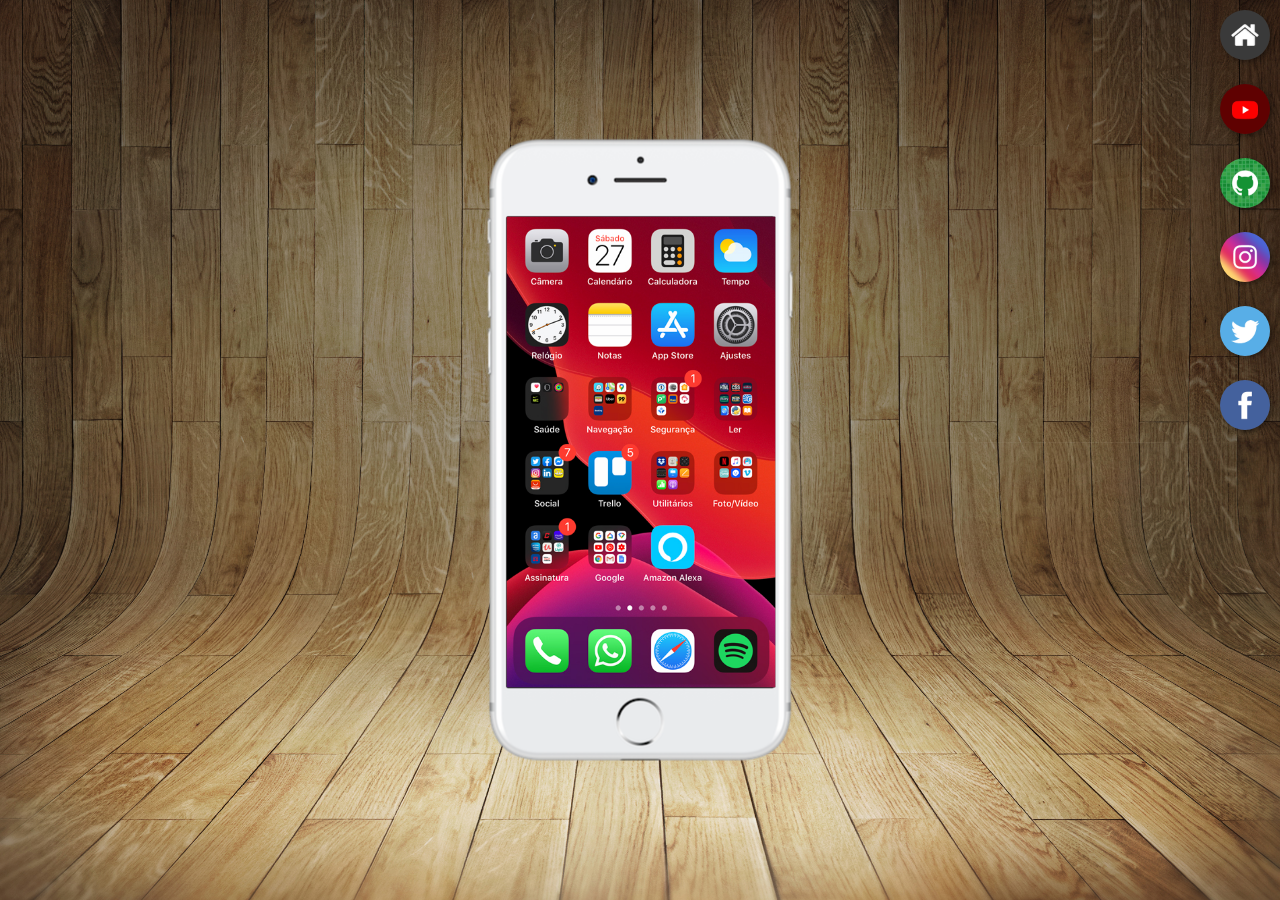
<file: index.html>
<!DOCTYPE html>
<html lang="en">
<head>
    <meta charset="UTF-8">
    <meta http-equiv="X-UA-Compatible" content="IE=edge">
    <meta name="viewport" content="width=device-width, initial-scale=1.0">
    <link rel="shortcut icon" href="favicon.ico" type="image/x-icon">
    <title>Projeto Rede Sociais</title>
<link rel="stylesheet" href="estilos/style.css">
</head> 
<body>
    <main>
        <section id="telefone">
            <iframe src="home.html"  name="tela" id="tela" frameborder="0">Seu navegador não é compatível com isso.</iframe>
        </section>
        
        <section id="redes-sociais">
            <a href="home.html" target="tela"><img src="imagens/logo-home.jpg" alt="home"></a> <br>
            <a href="youtube.html" target="tela"><img src="imagens/logo-youtube.jpg" alt="YouTube"></a> <br>
            <a href="github.html" target="tela"><img src="imagens/logo-github.jpg" alt="Github"></a> <br>
            <a href="instagram.html" target="tela"><img src="imagens/logo-instagram.jpg" alt="Instagram"></a> <br>
            <a href="twitter.html" target="tela"><img src="imagens/logo-twitter.jpg" alt="Twitter"></a> <br>
            <a href="facebook.html" target="tela"><img src="imagens/logo-facebook.jpg" alt="Facebook"></a> <br>
        </section>
    
    </main>
</body>
</html>
</file>
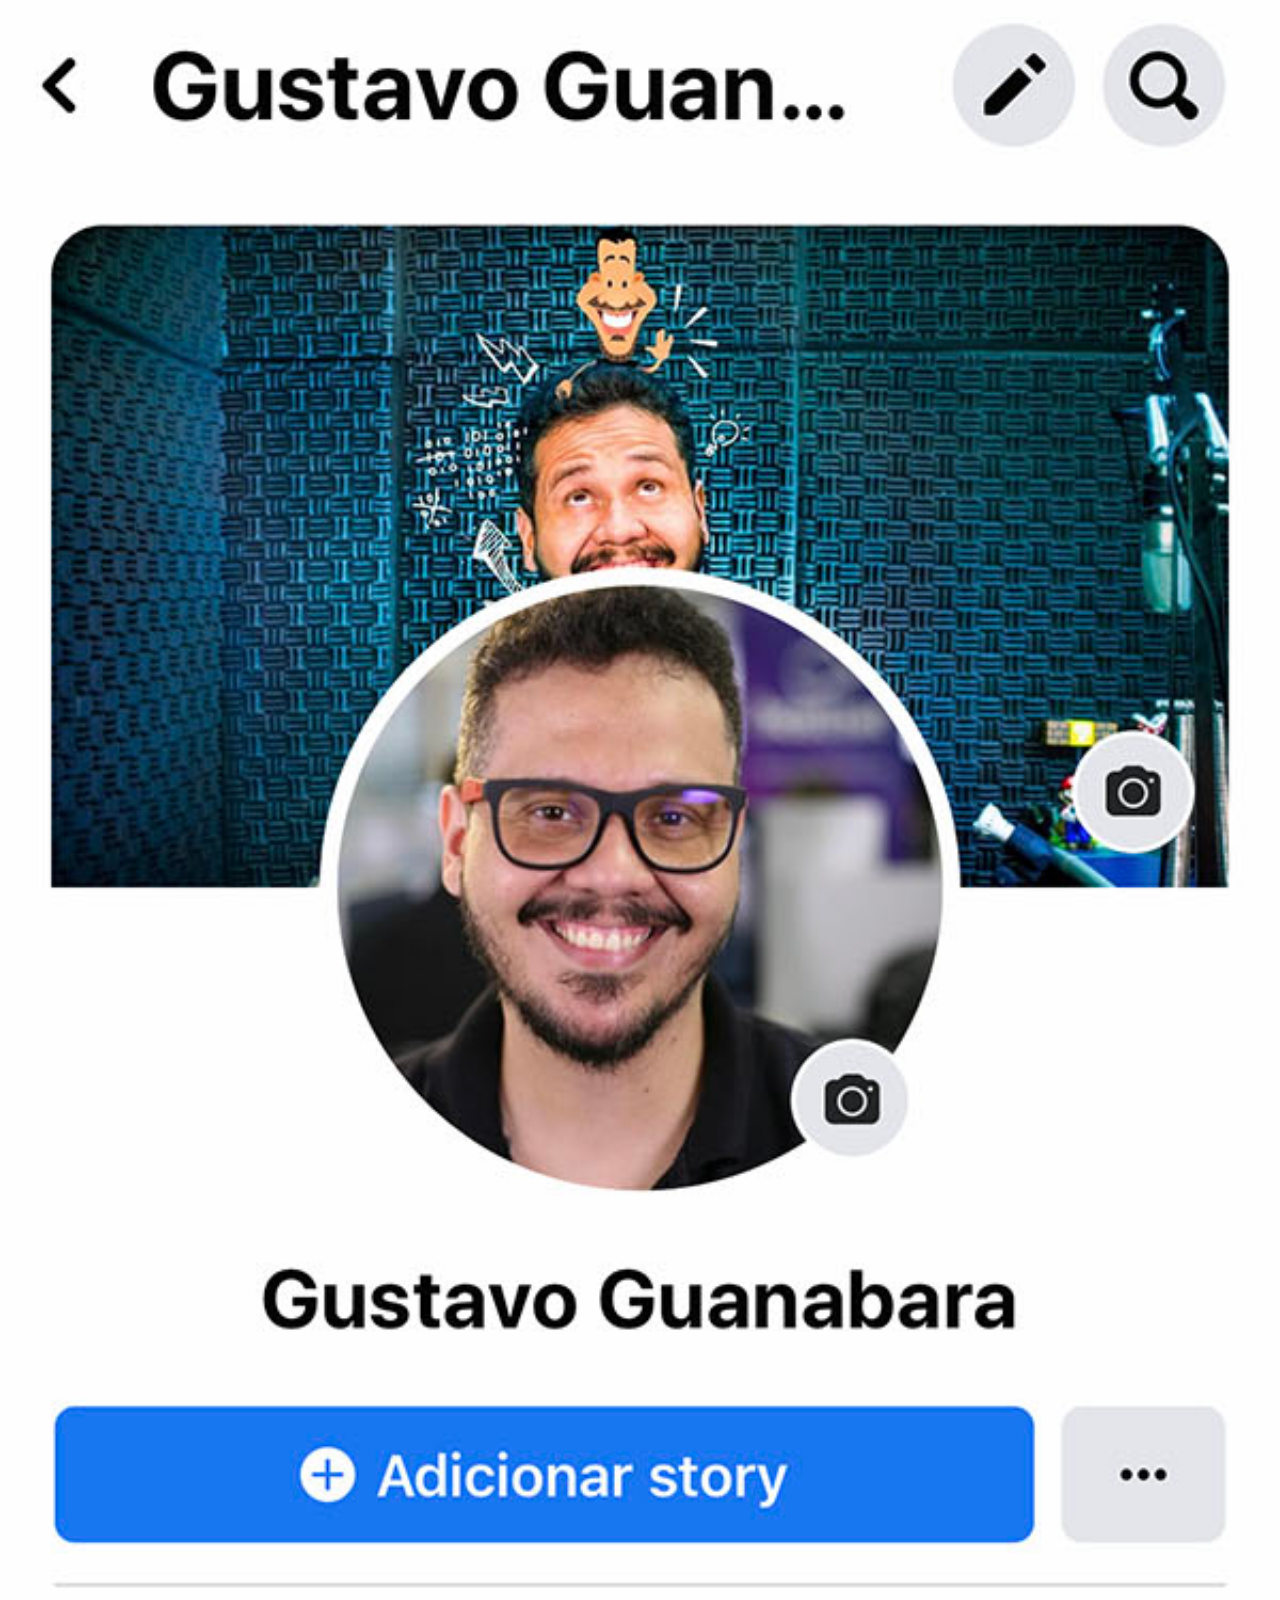
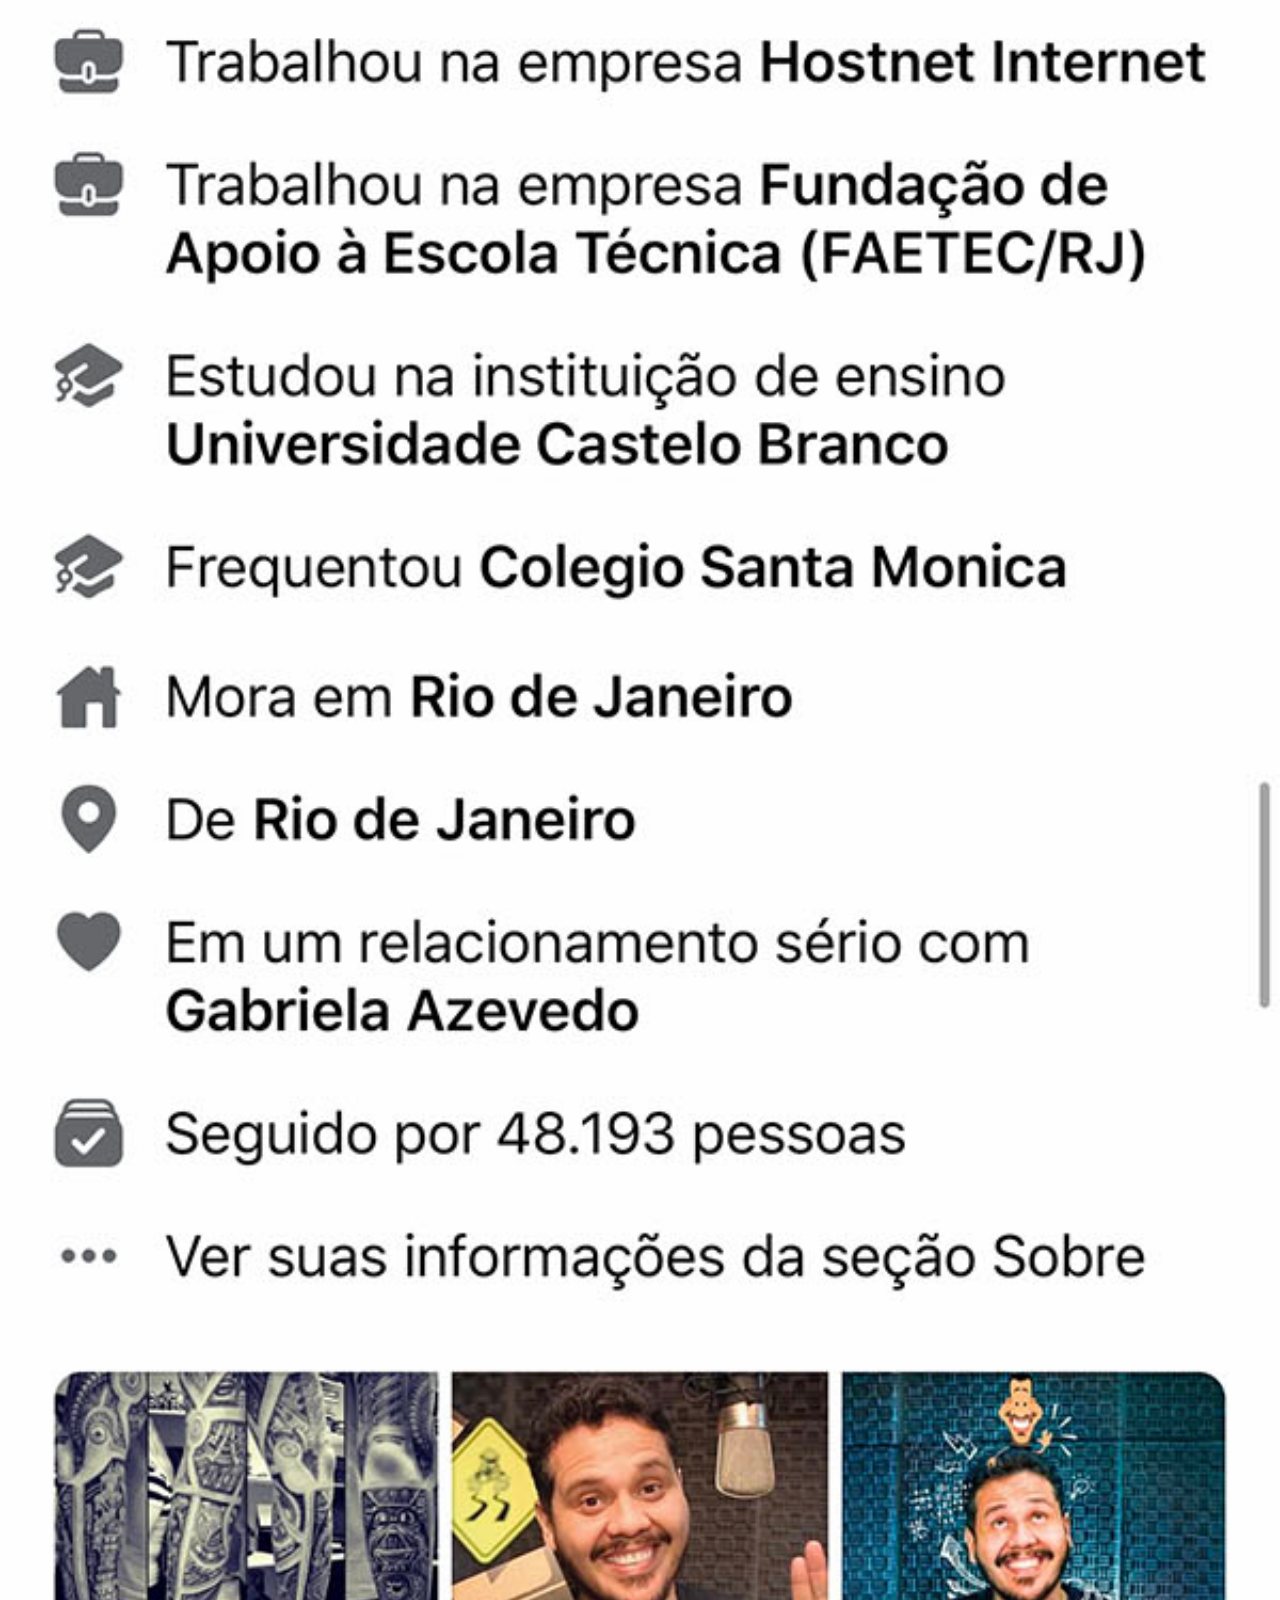
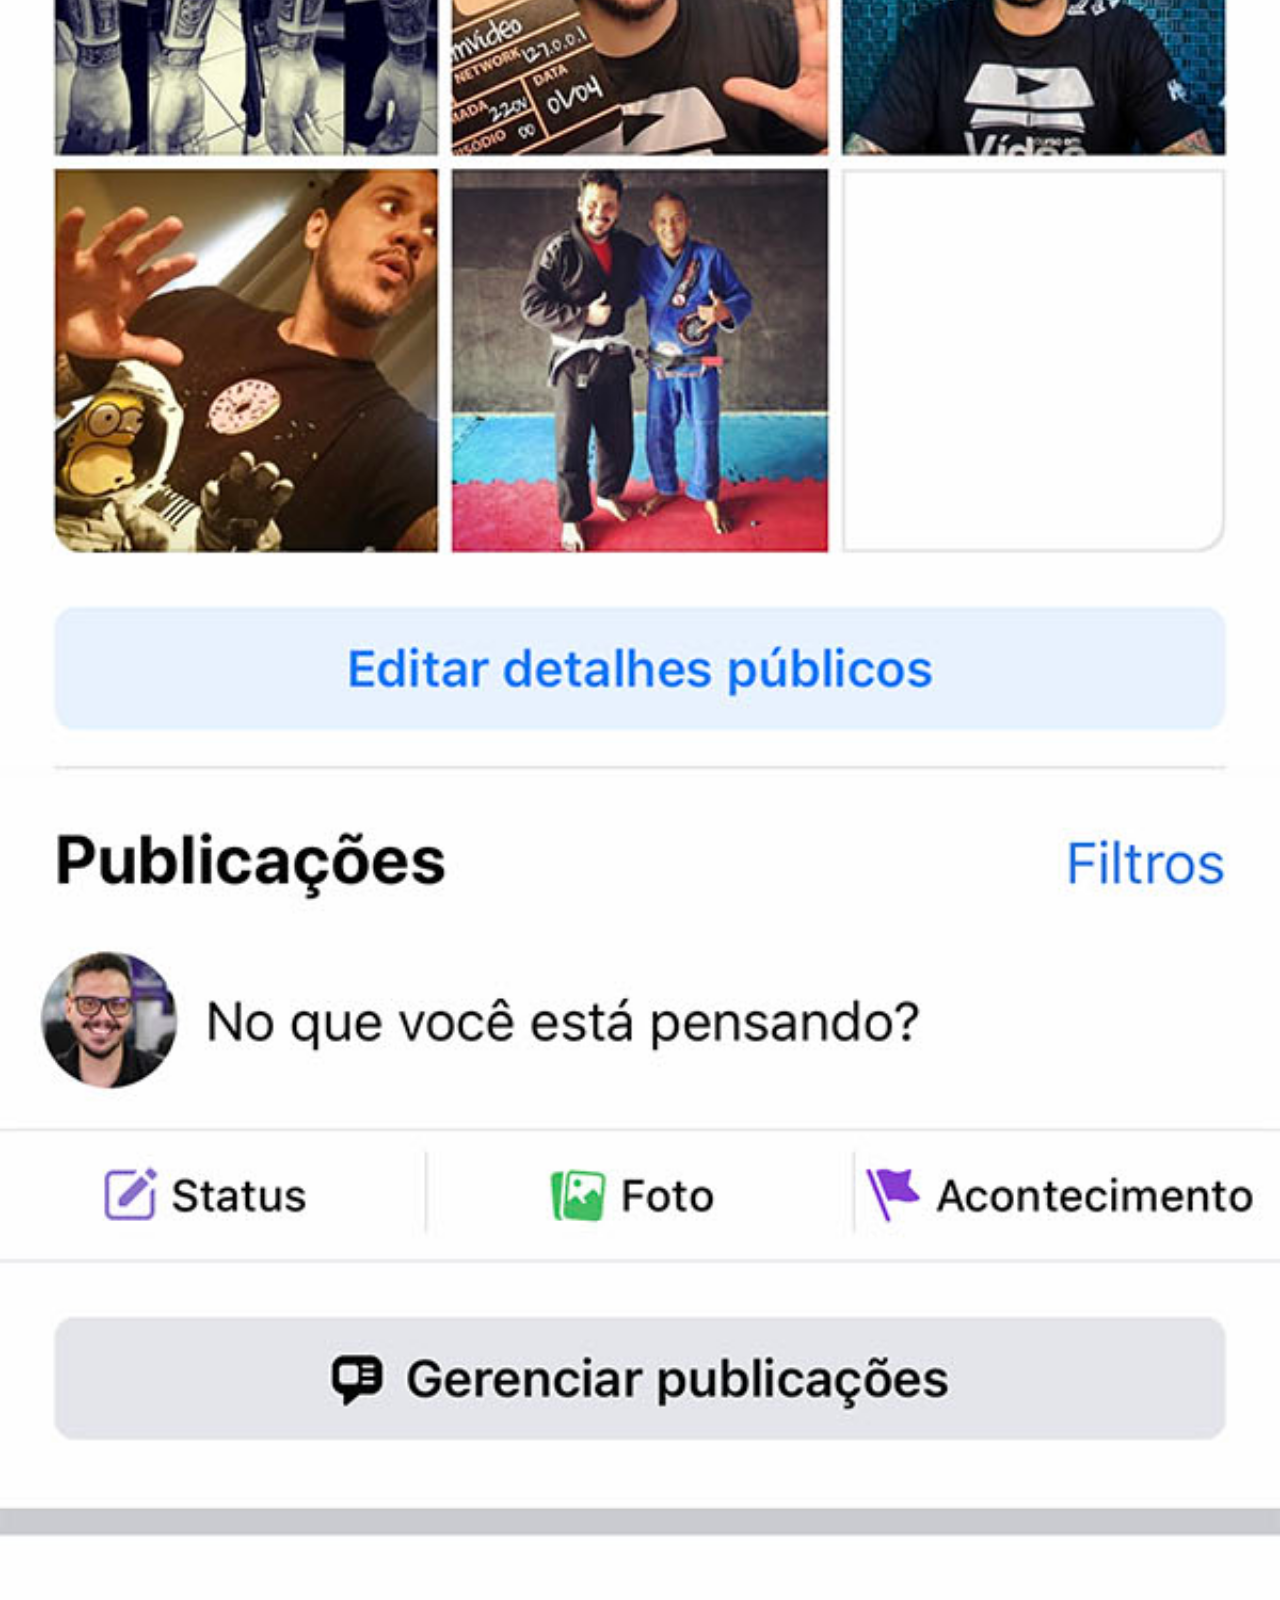
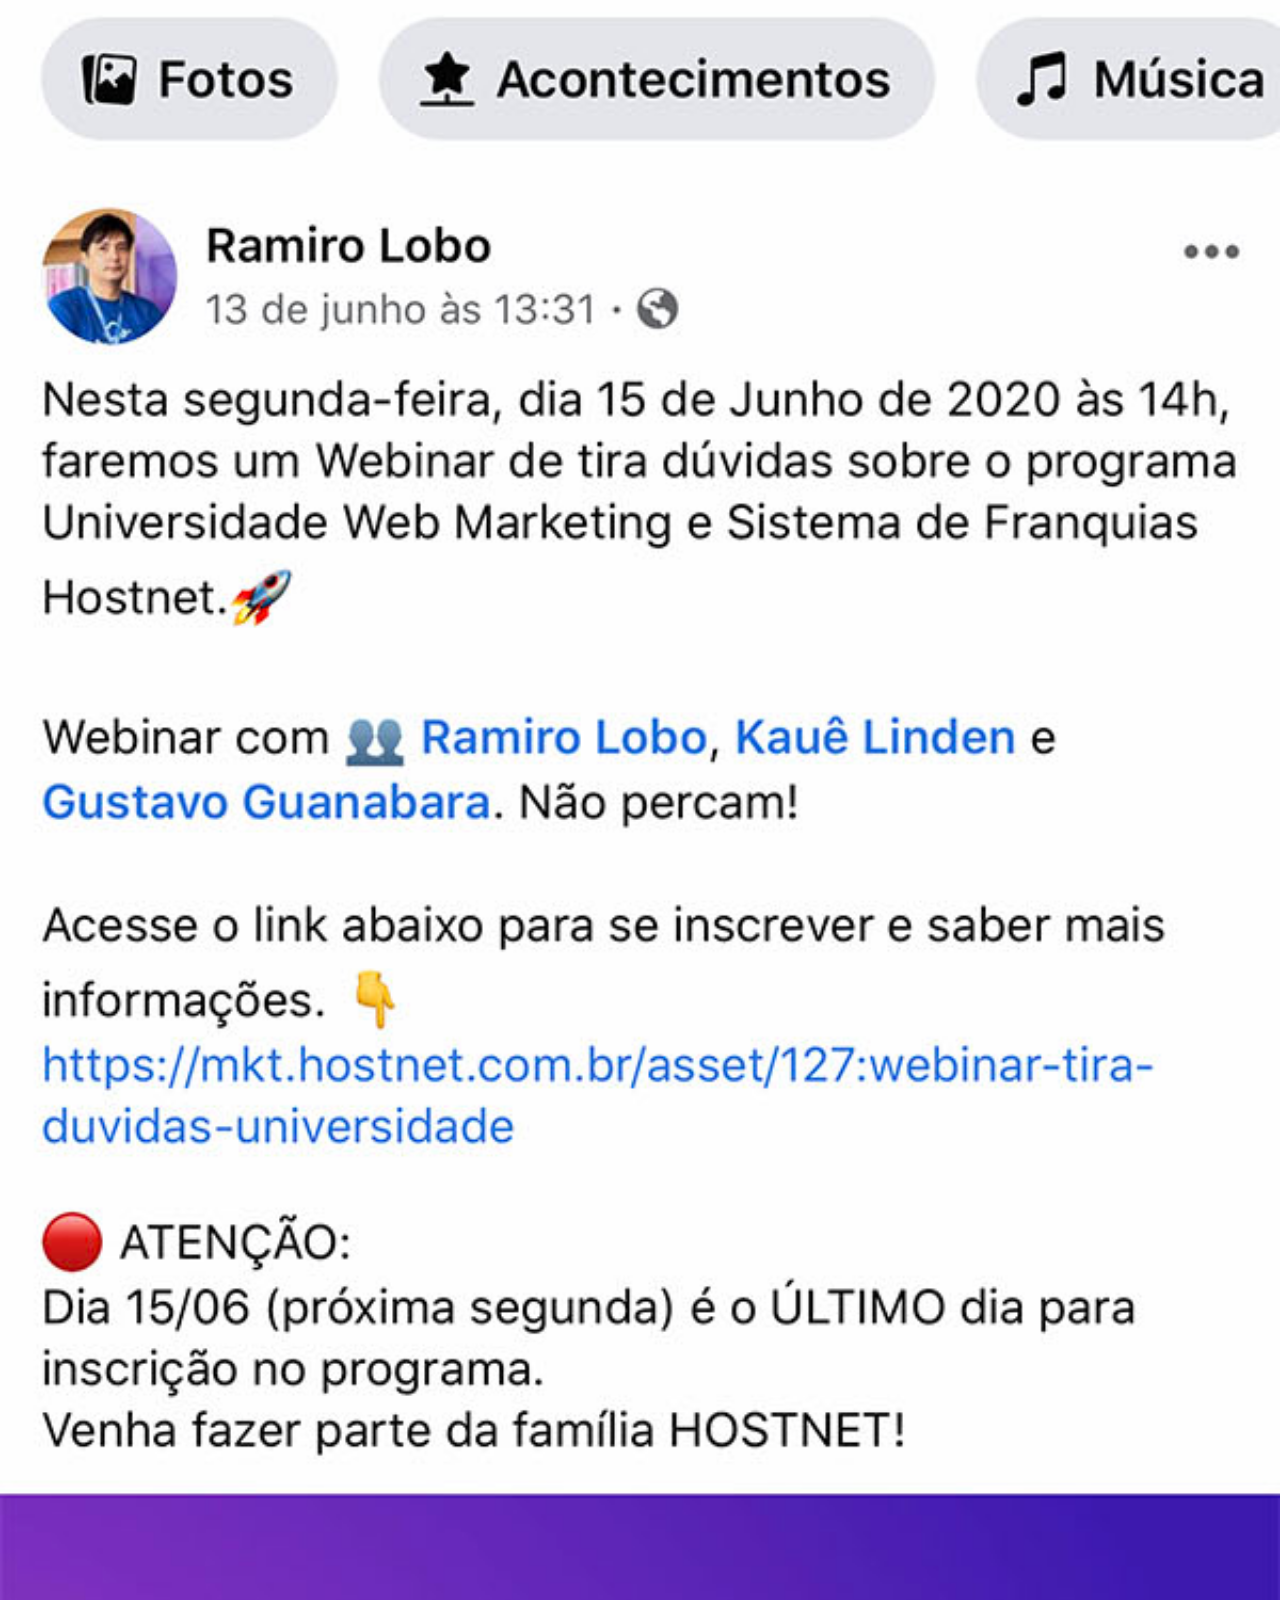
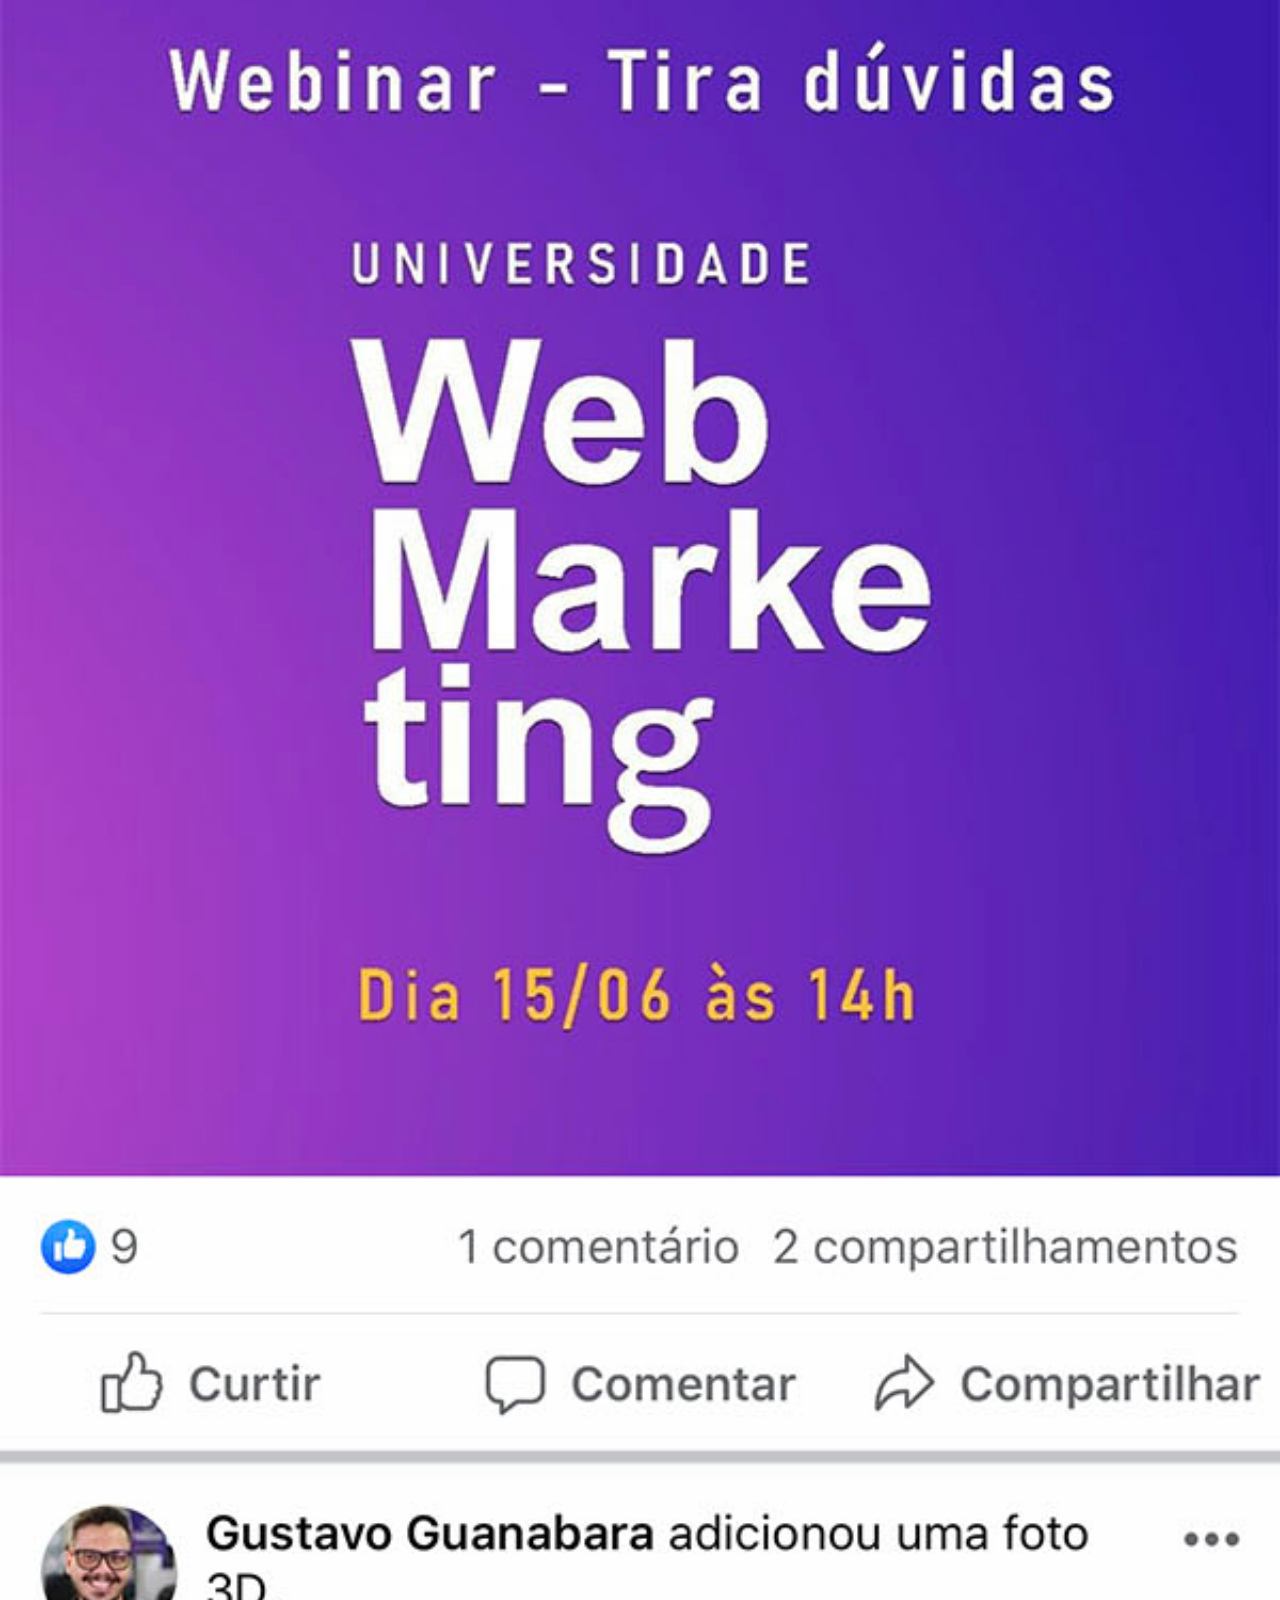
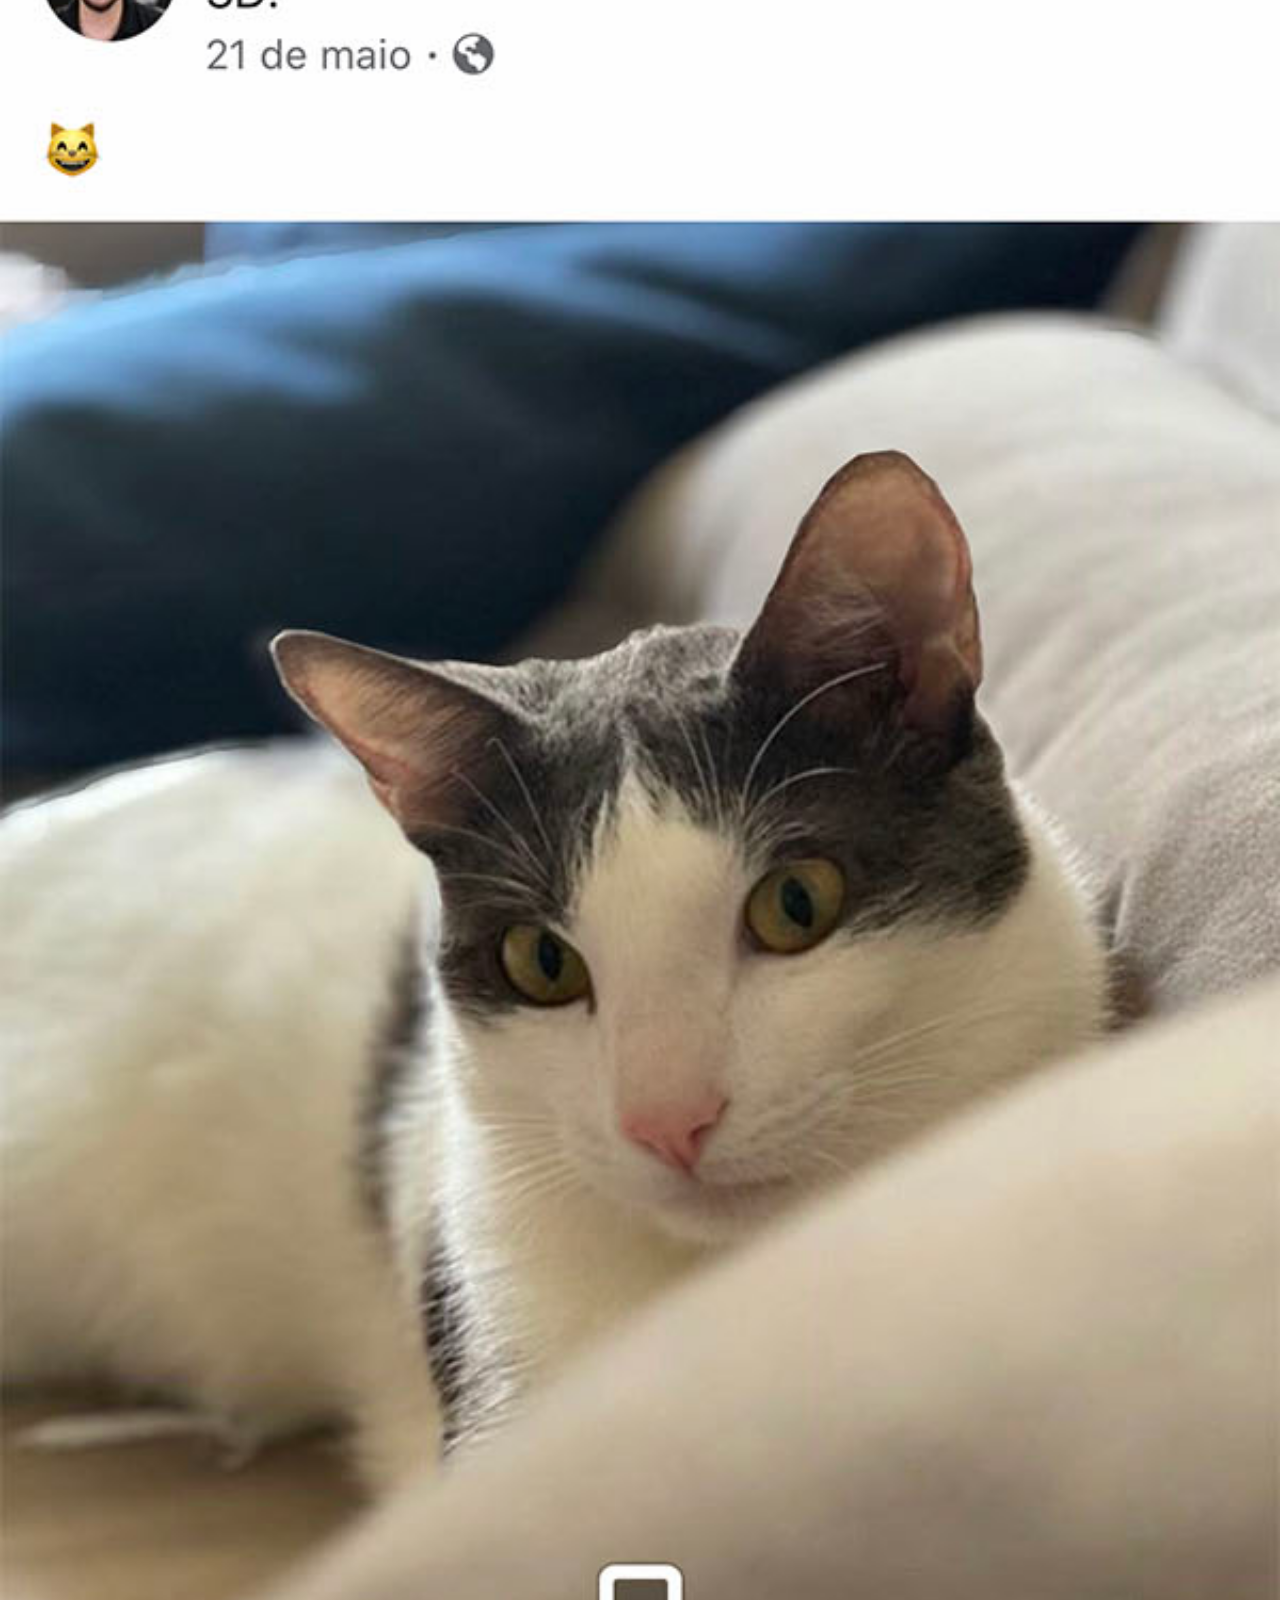
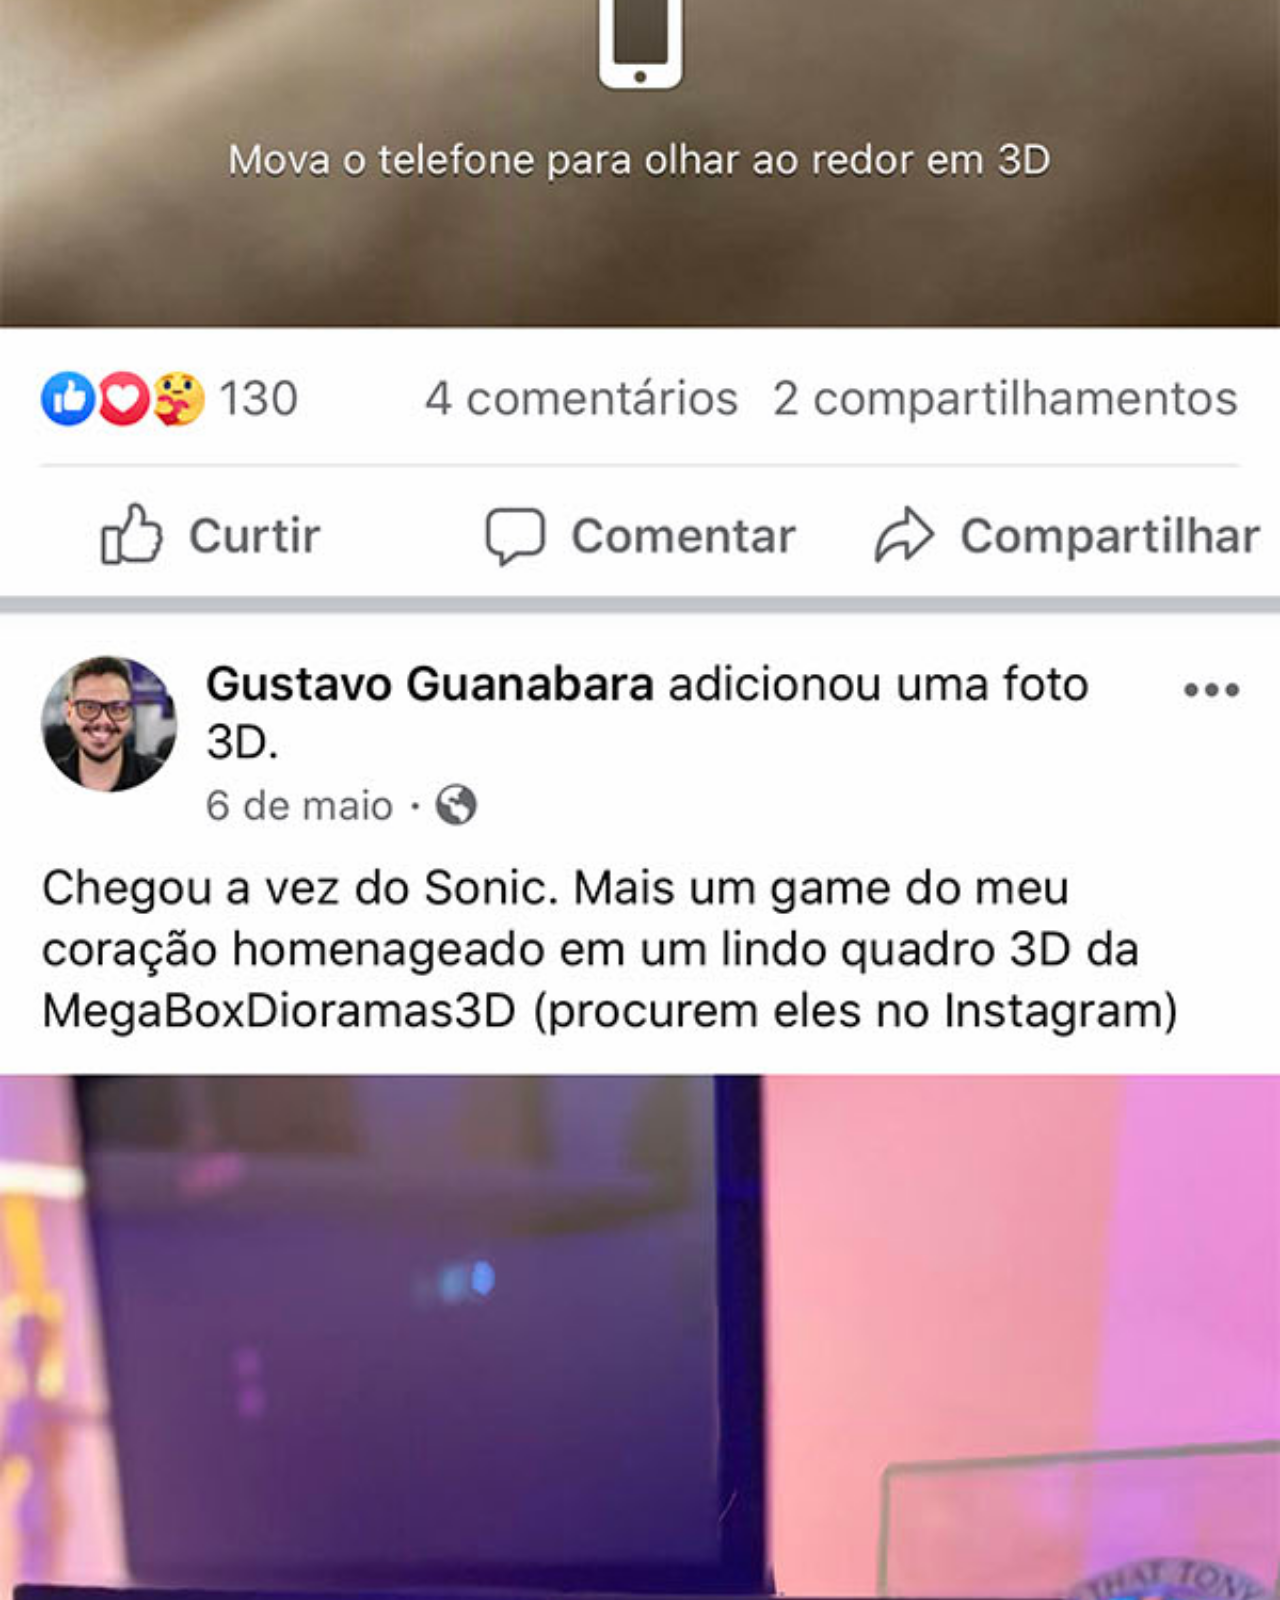
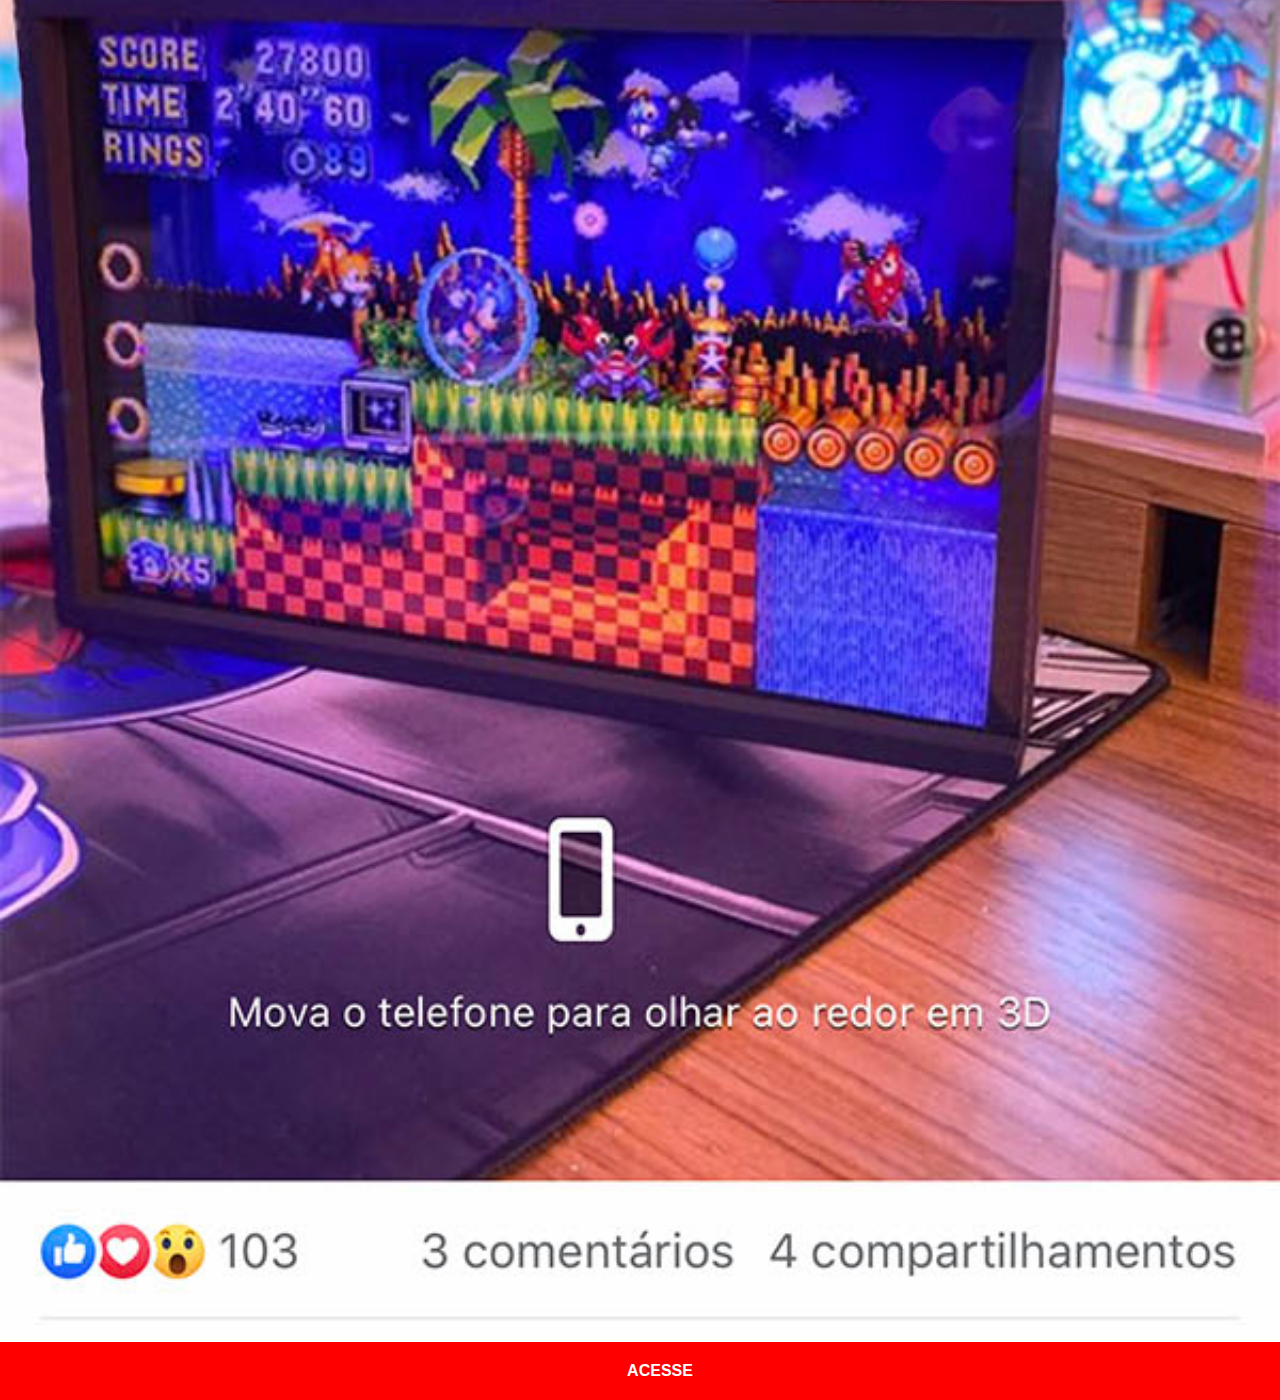
<file: facebook.html>
<!DOCTYPE html>
<html lang="en">
<head>
    <meta charset="UTF-8">
    <meta http-equiv="X-UA-Compatible" content="IE=edge">
    <meta name="viewport" content="width=device-width, initial-scale=1.0">
    <link rel="stylesheet" href="estilos/social.css">
    <title>Facebook</title>
</head>
<body>
    <img src="imagens/tela-facebook.jpg" alt="facebook">
    <a href="www.facebook.com">ACESSE</a>
</body>
</html>
</file>
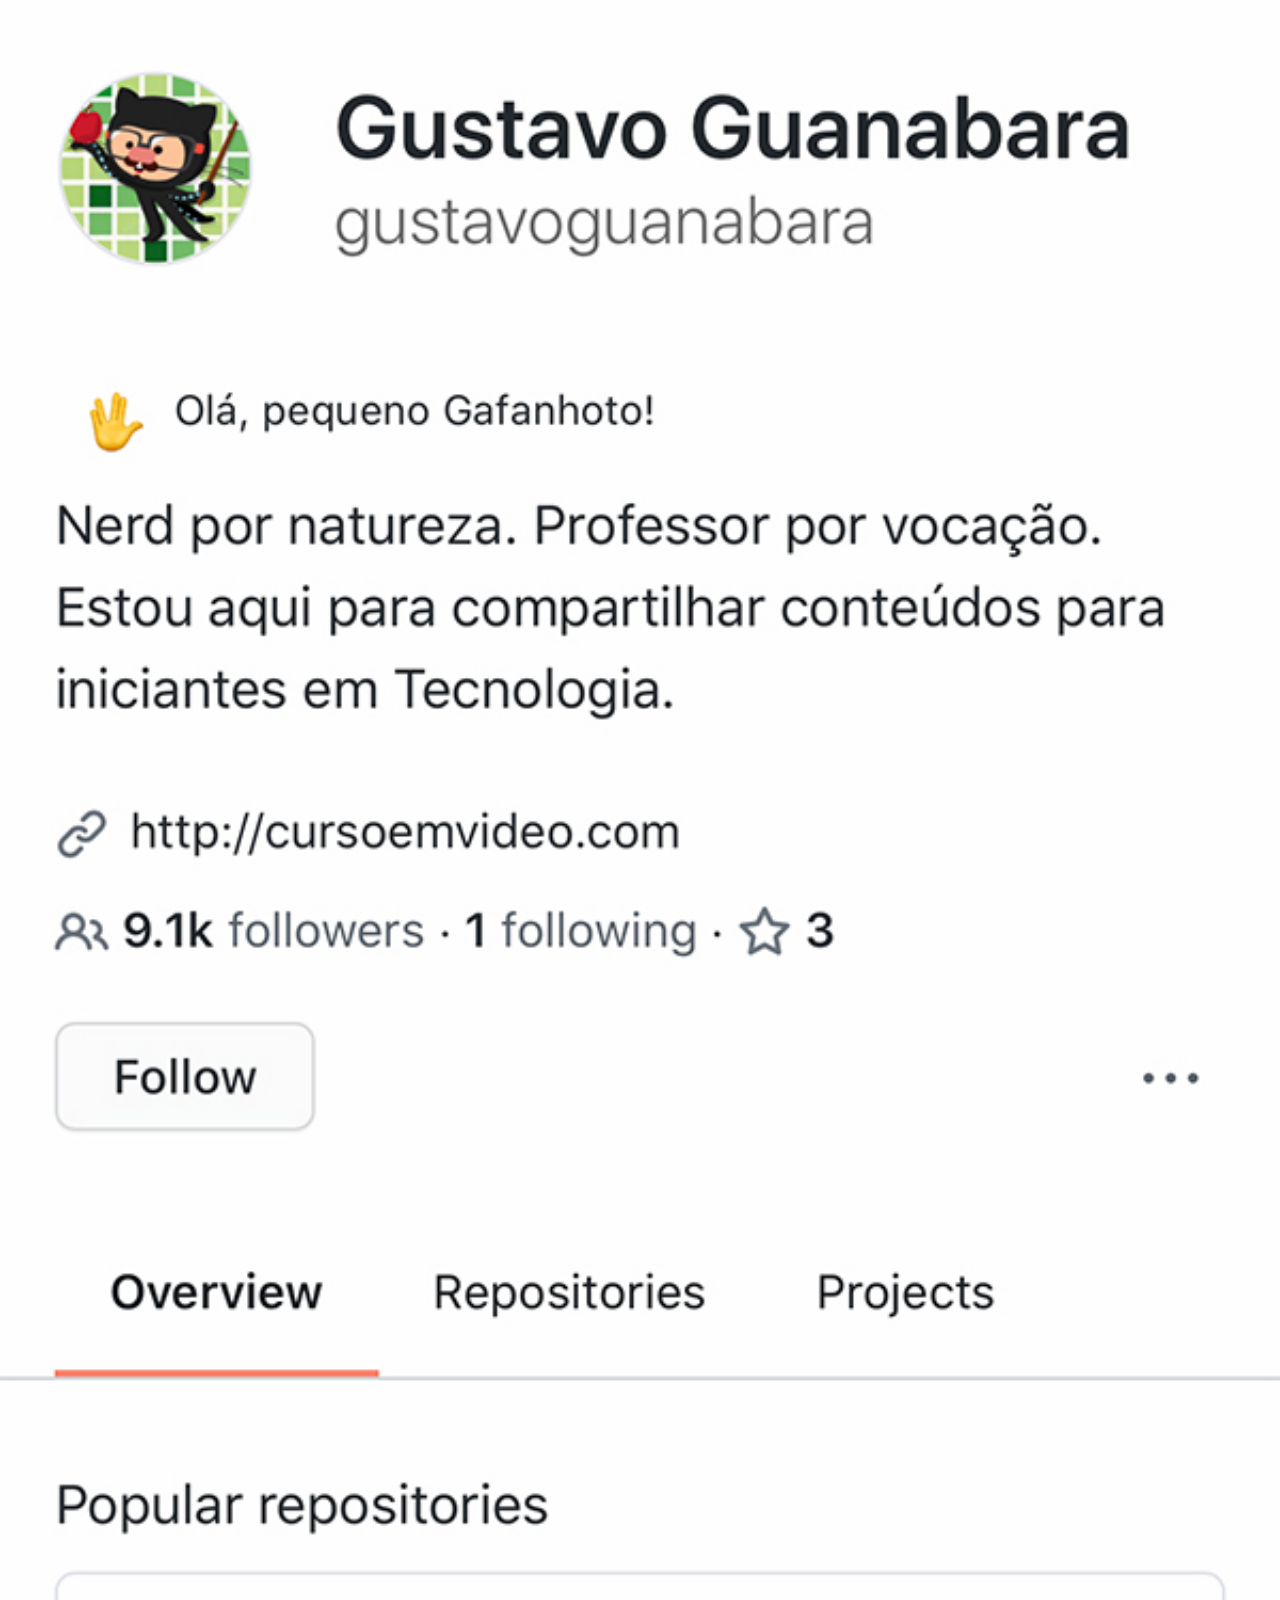
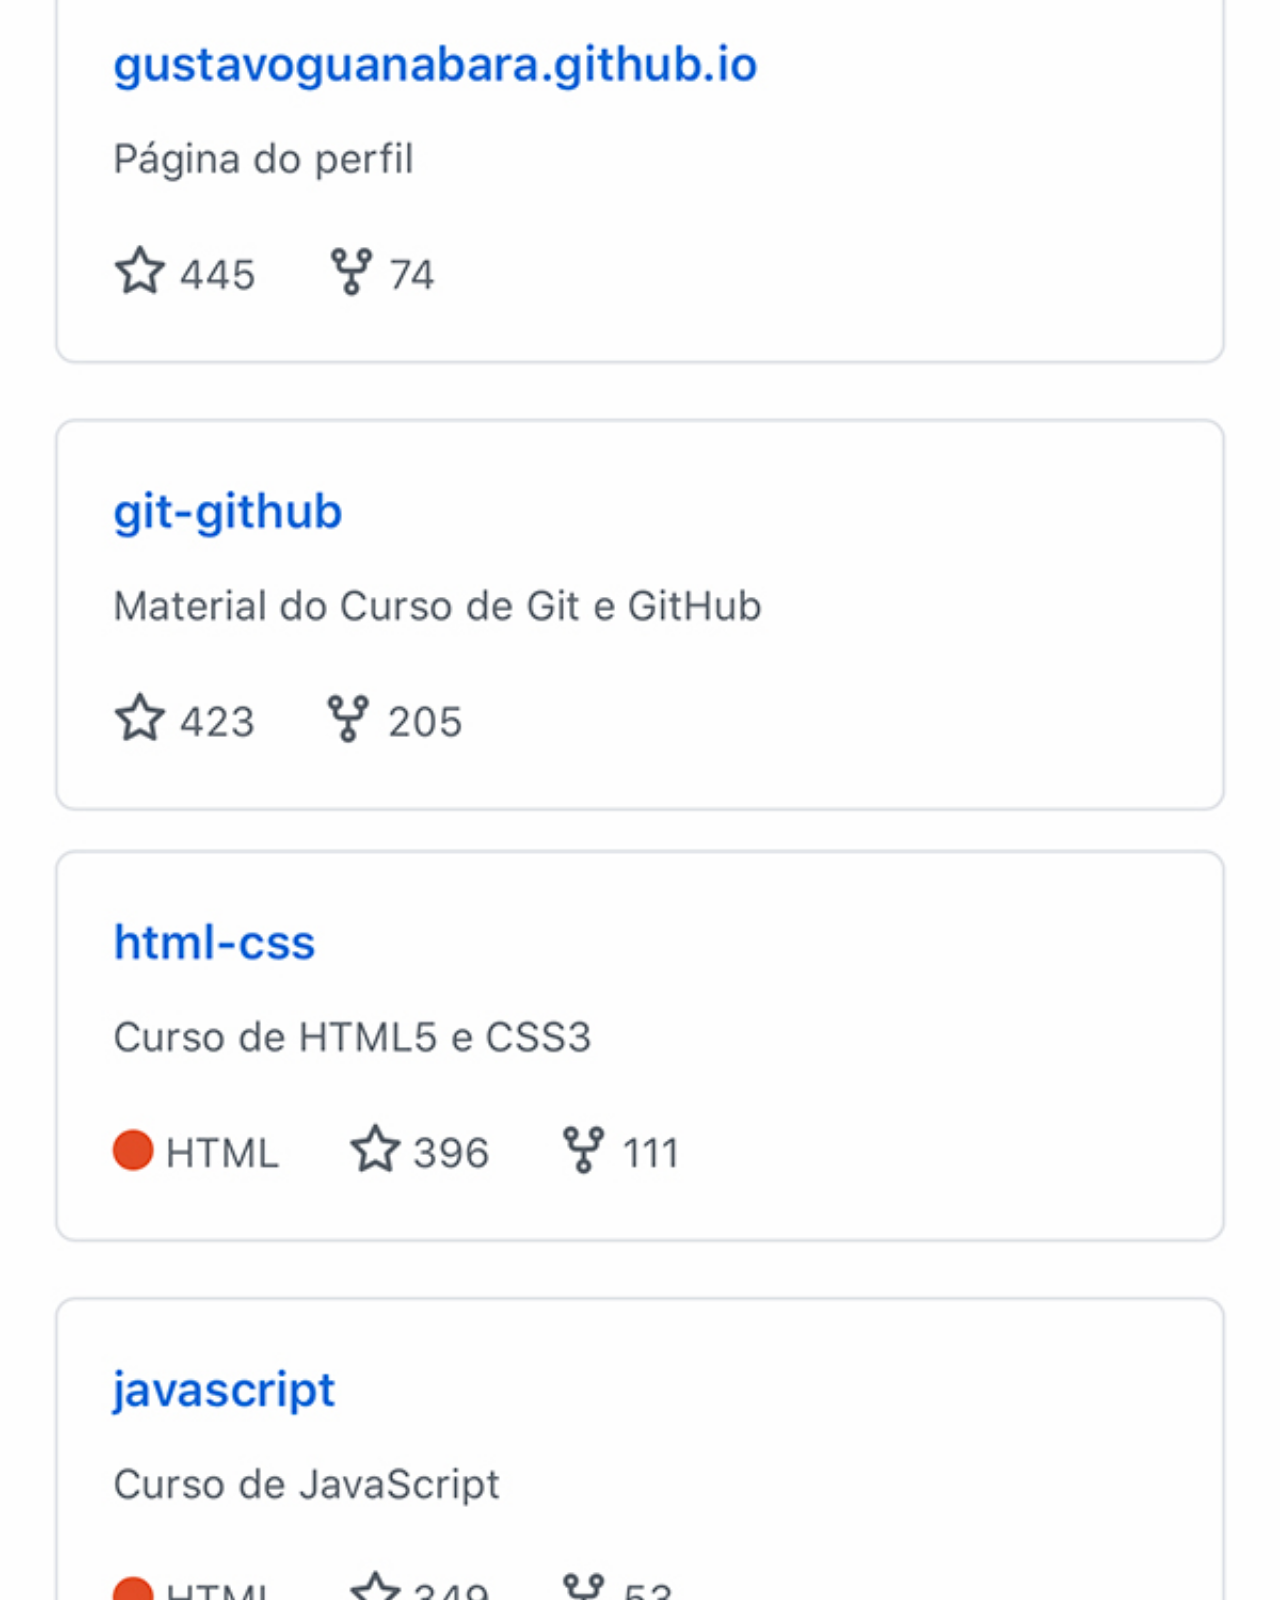
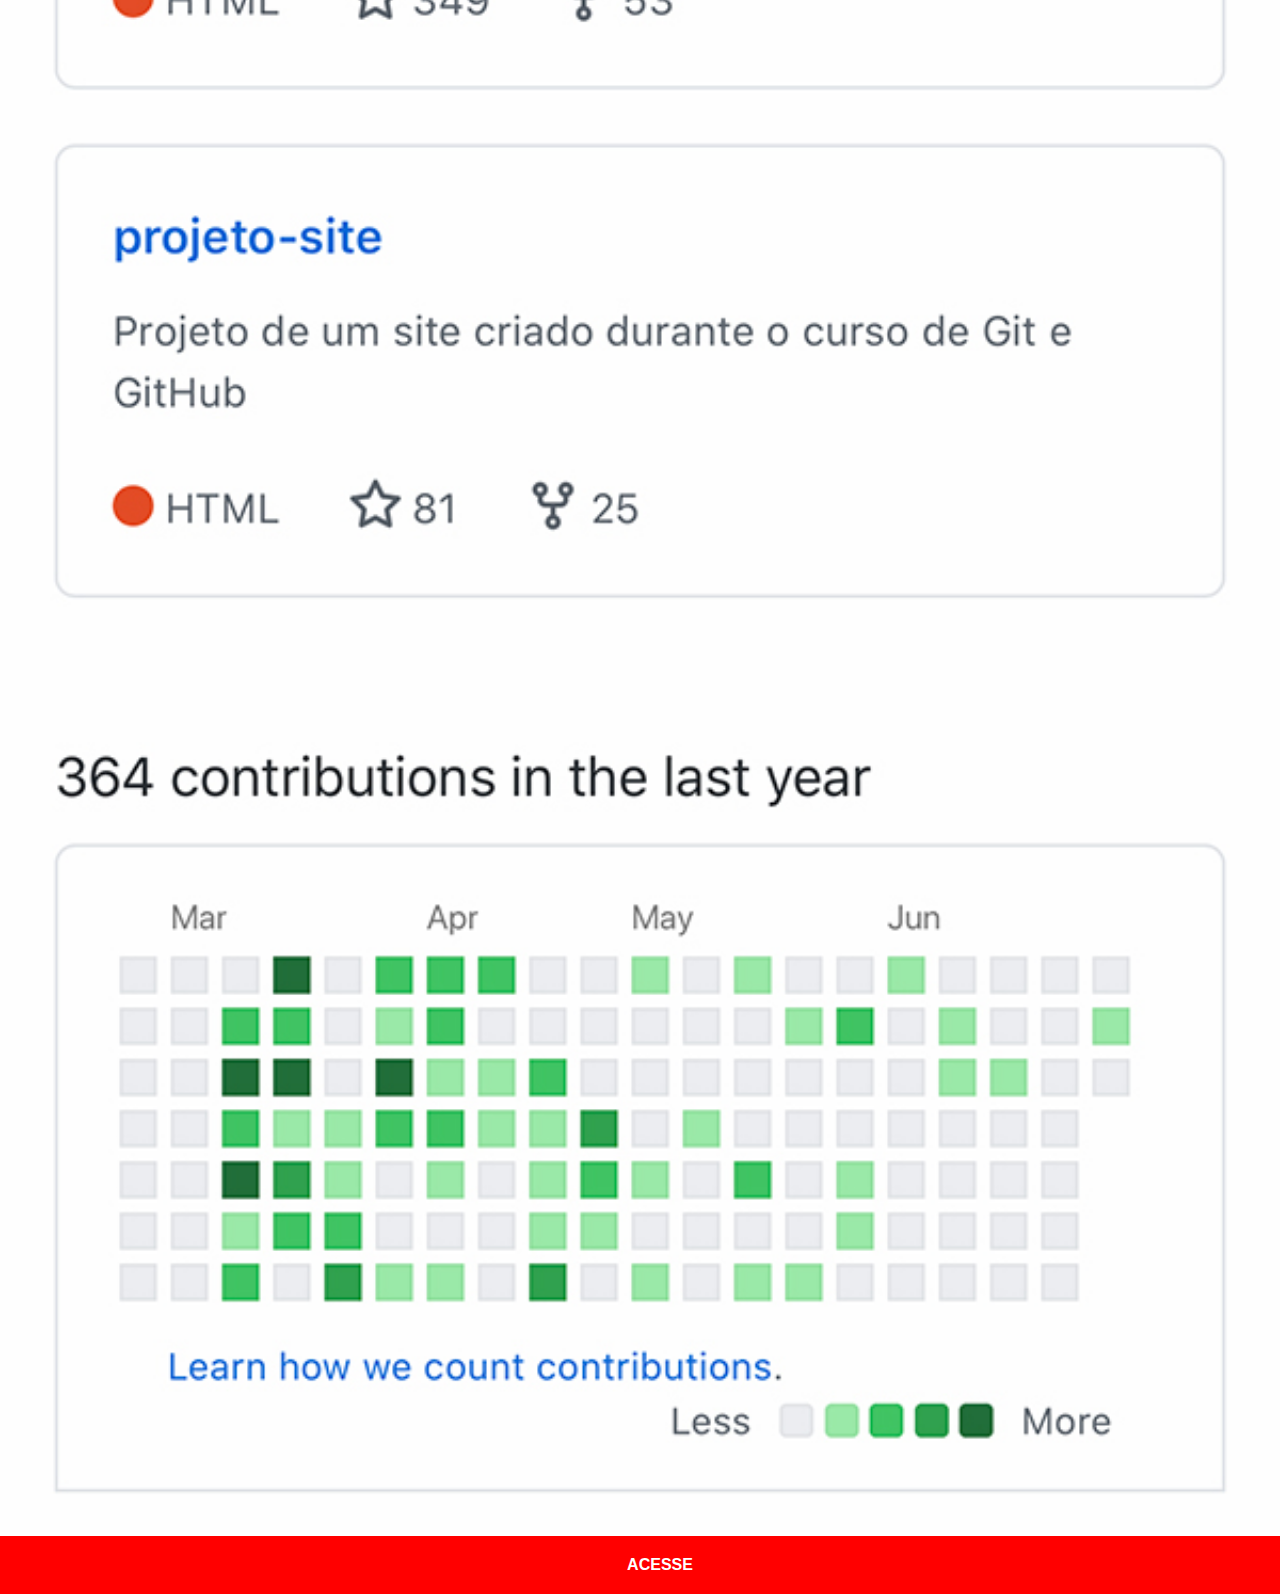
<file: github.html>
<!DOCTYPE html>
<html lang="en">
<head>
    <meta charset="UTF-8">
    <meta http-equiv="X-UA-Compatible" content="IE=edge">
    <meta name="viewport" content="width=device-width, initial-scale=1.0">
    <link rel="stylesheet" href="estilos/social.css">
    <title>Github</title>
</head>
<body>
    <img src="imagens/tela-github.jpg" alt="GitHub">  
    <a href="github.com" target="_blank">ACESSE</a>

</body>
</html>
</file>
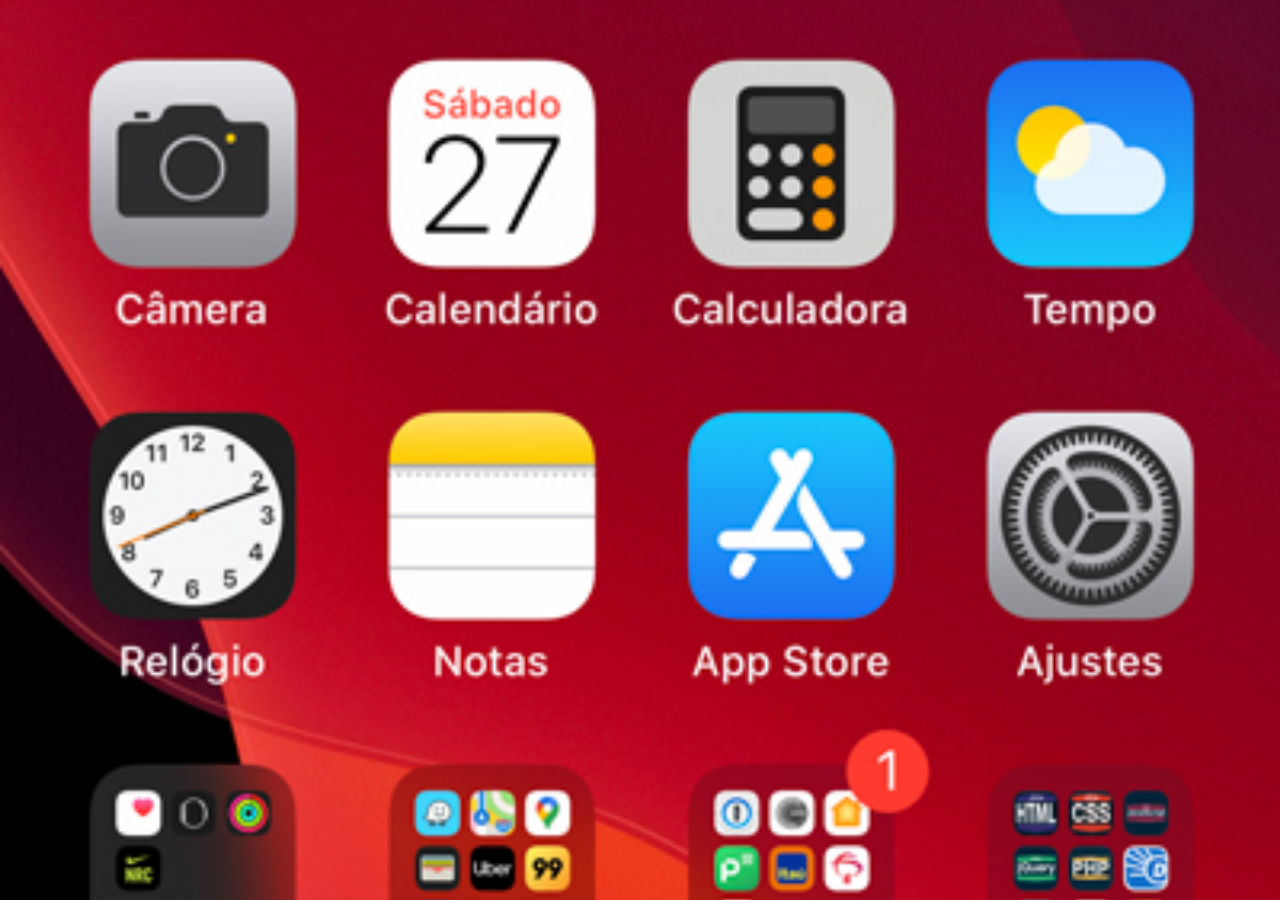
<file: home.html>
<!DOCTYPE html>
<html lang="pt-br">
<head>
    <meta charset="UTF-8">
    <meta http-equiv="X-UA-Compatible" content="IE=edge">
    <meta name="viewport" content="width=device-width, initial-scale=1.0">
    <title>home</title>
    <style>
        *{
            margin: 0px;
            padding: 0px;

        }
        body{
            width: 100vw;
            height: 100vh;
            background:black url('imagens/tela-home.jpg') no-repeat top center;
            background-size: cover;
        }
        
    </style>
</head>
<body>
    
</body>
</html>
</file>
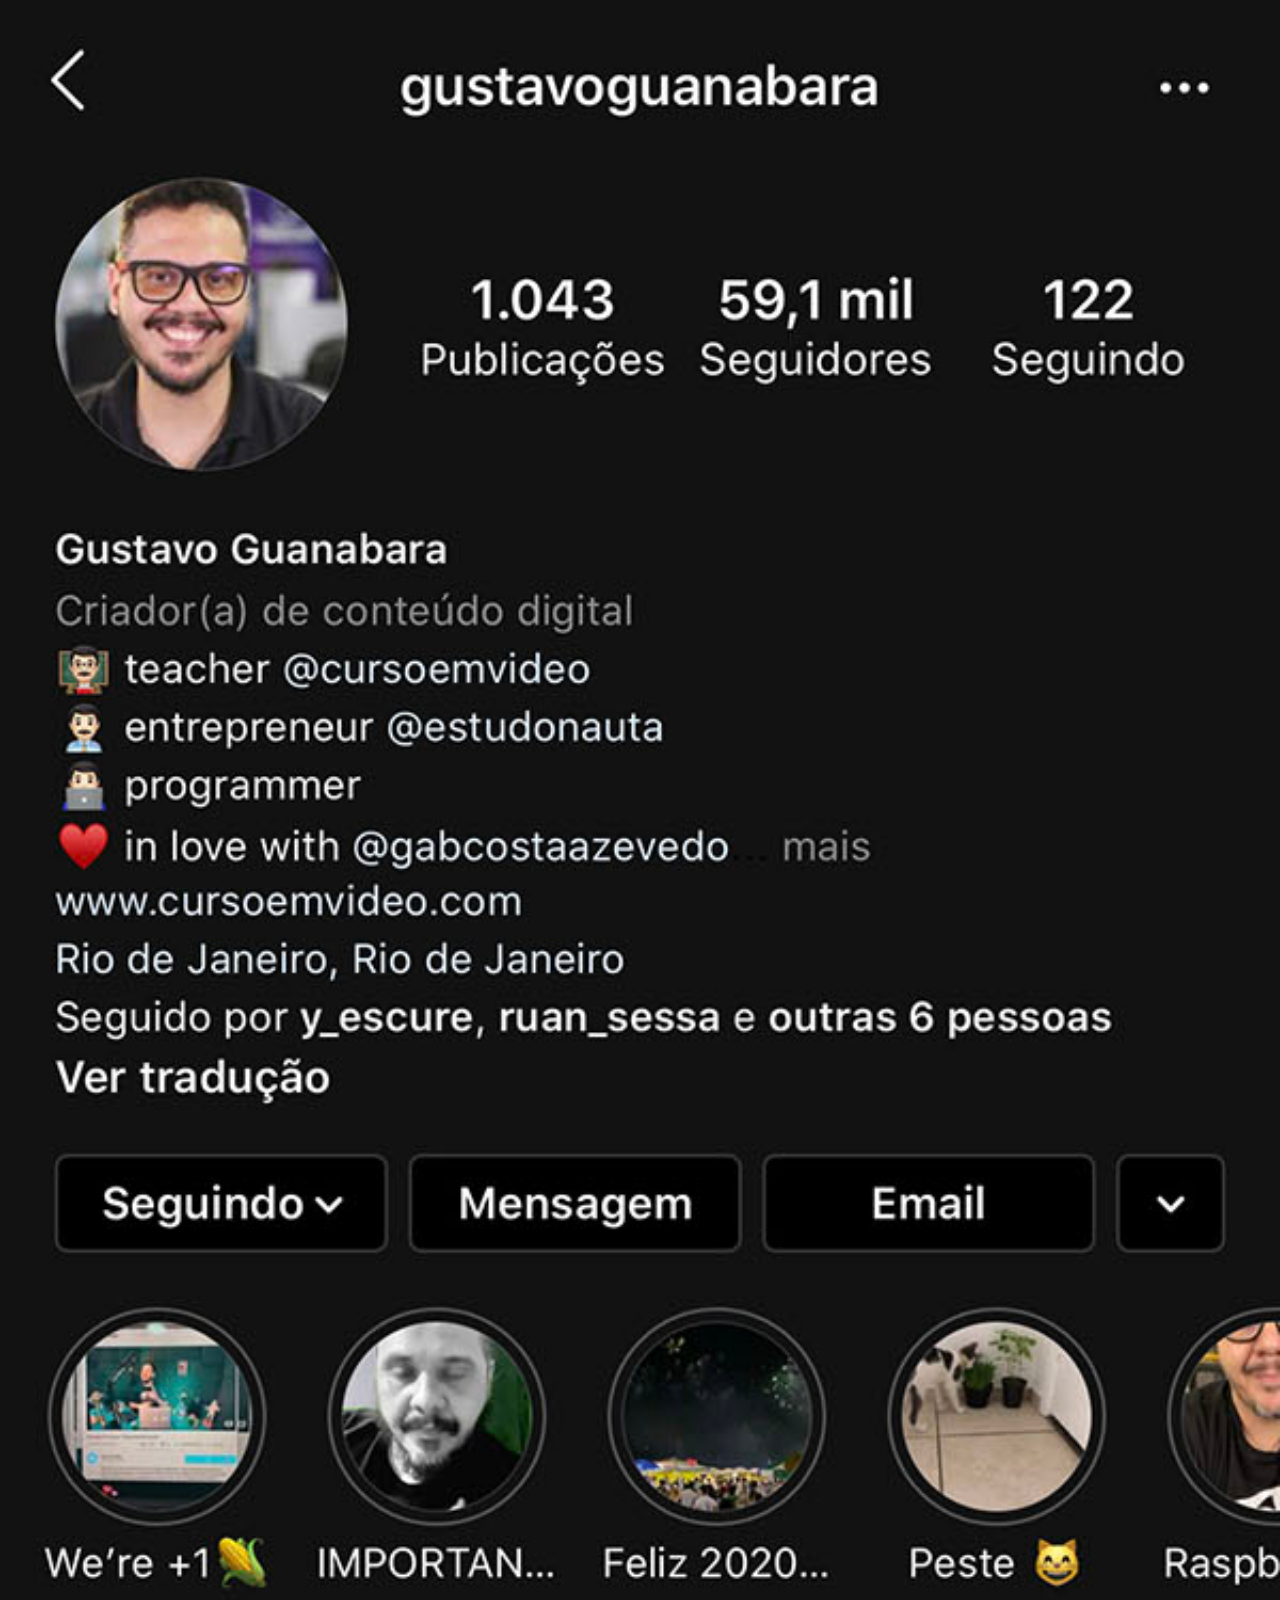
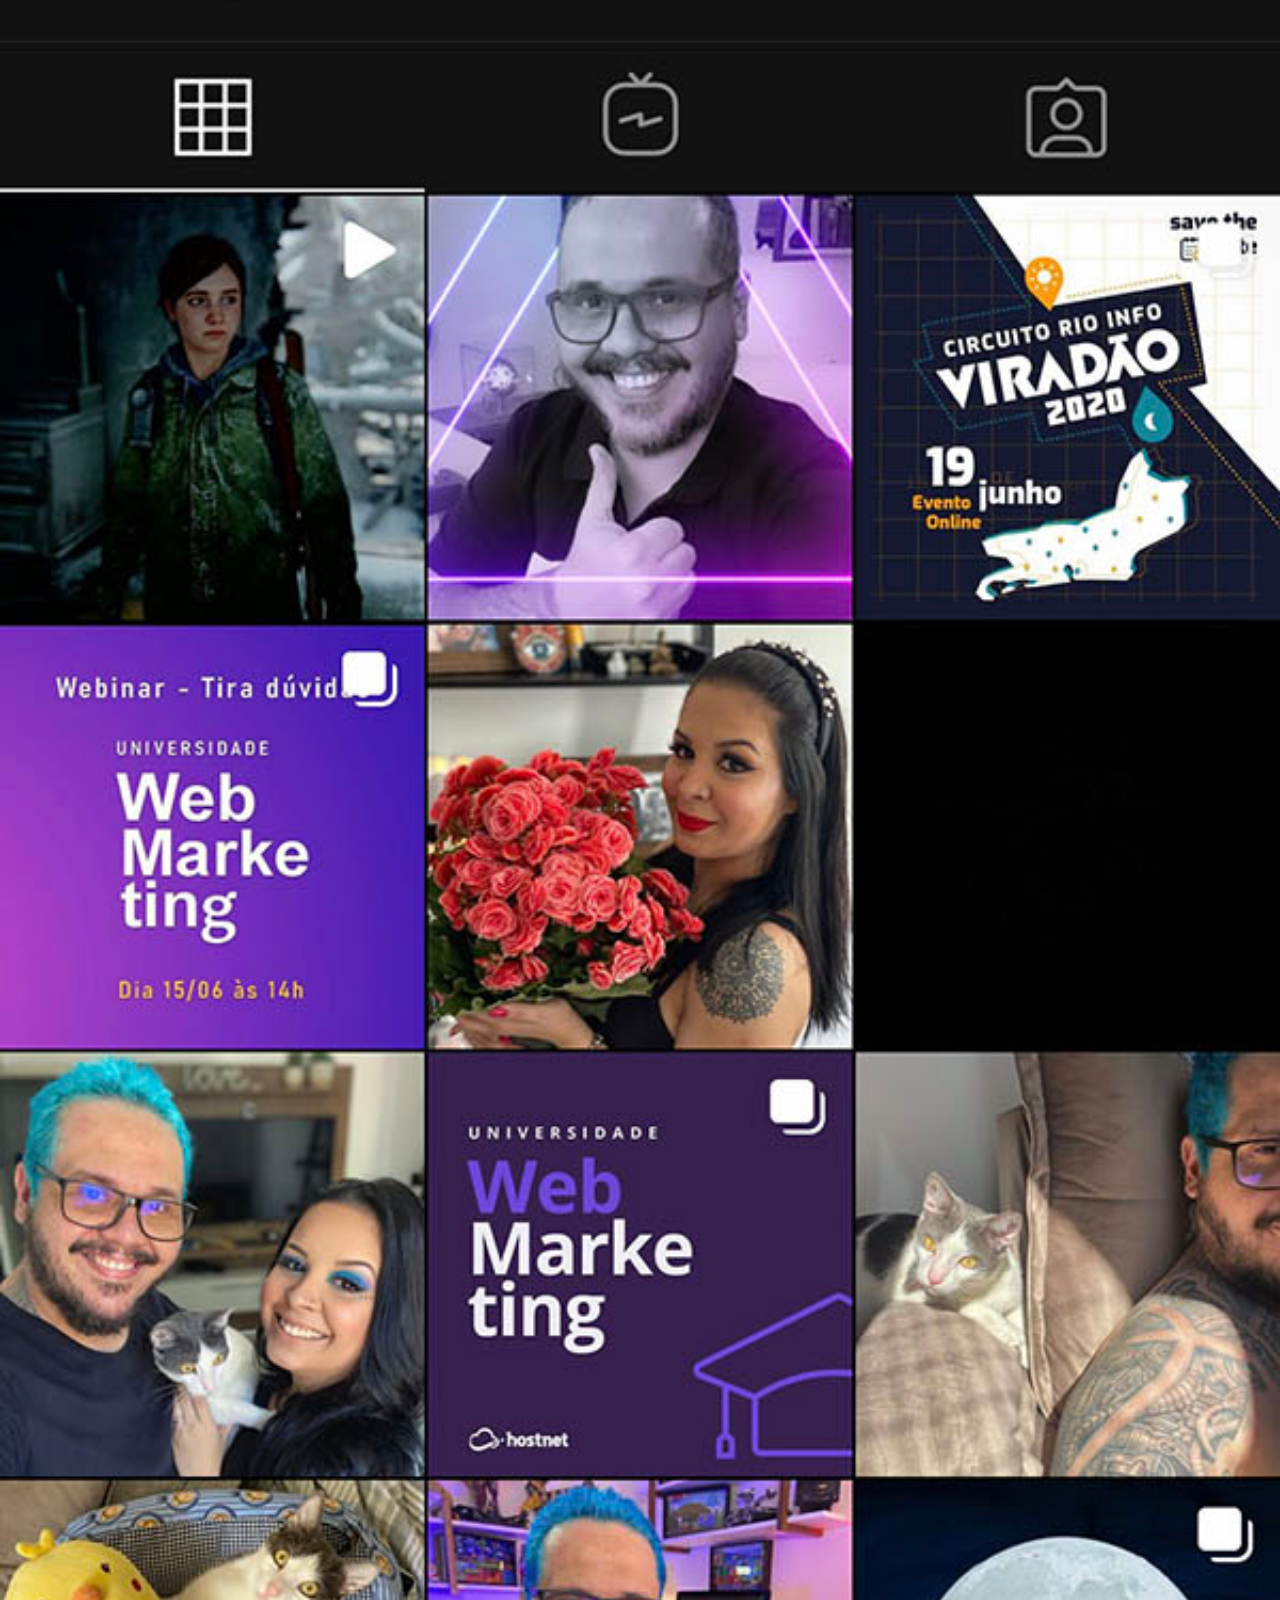
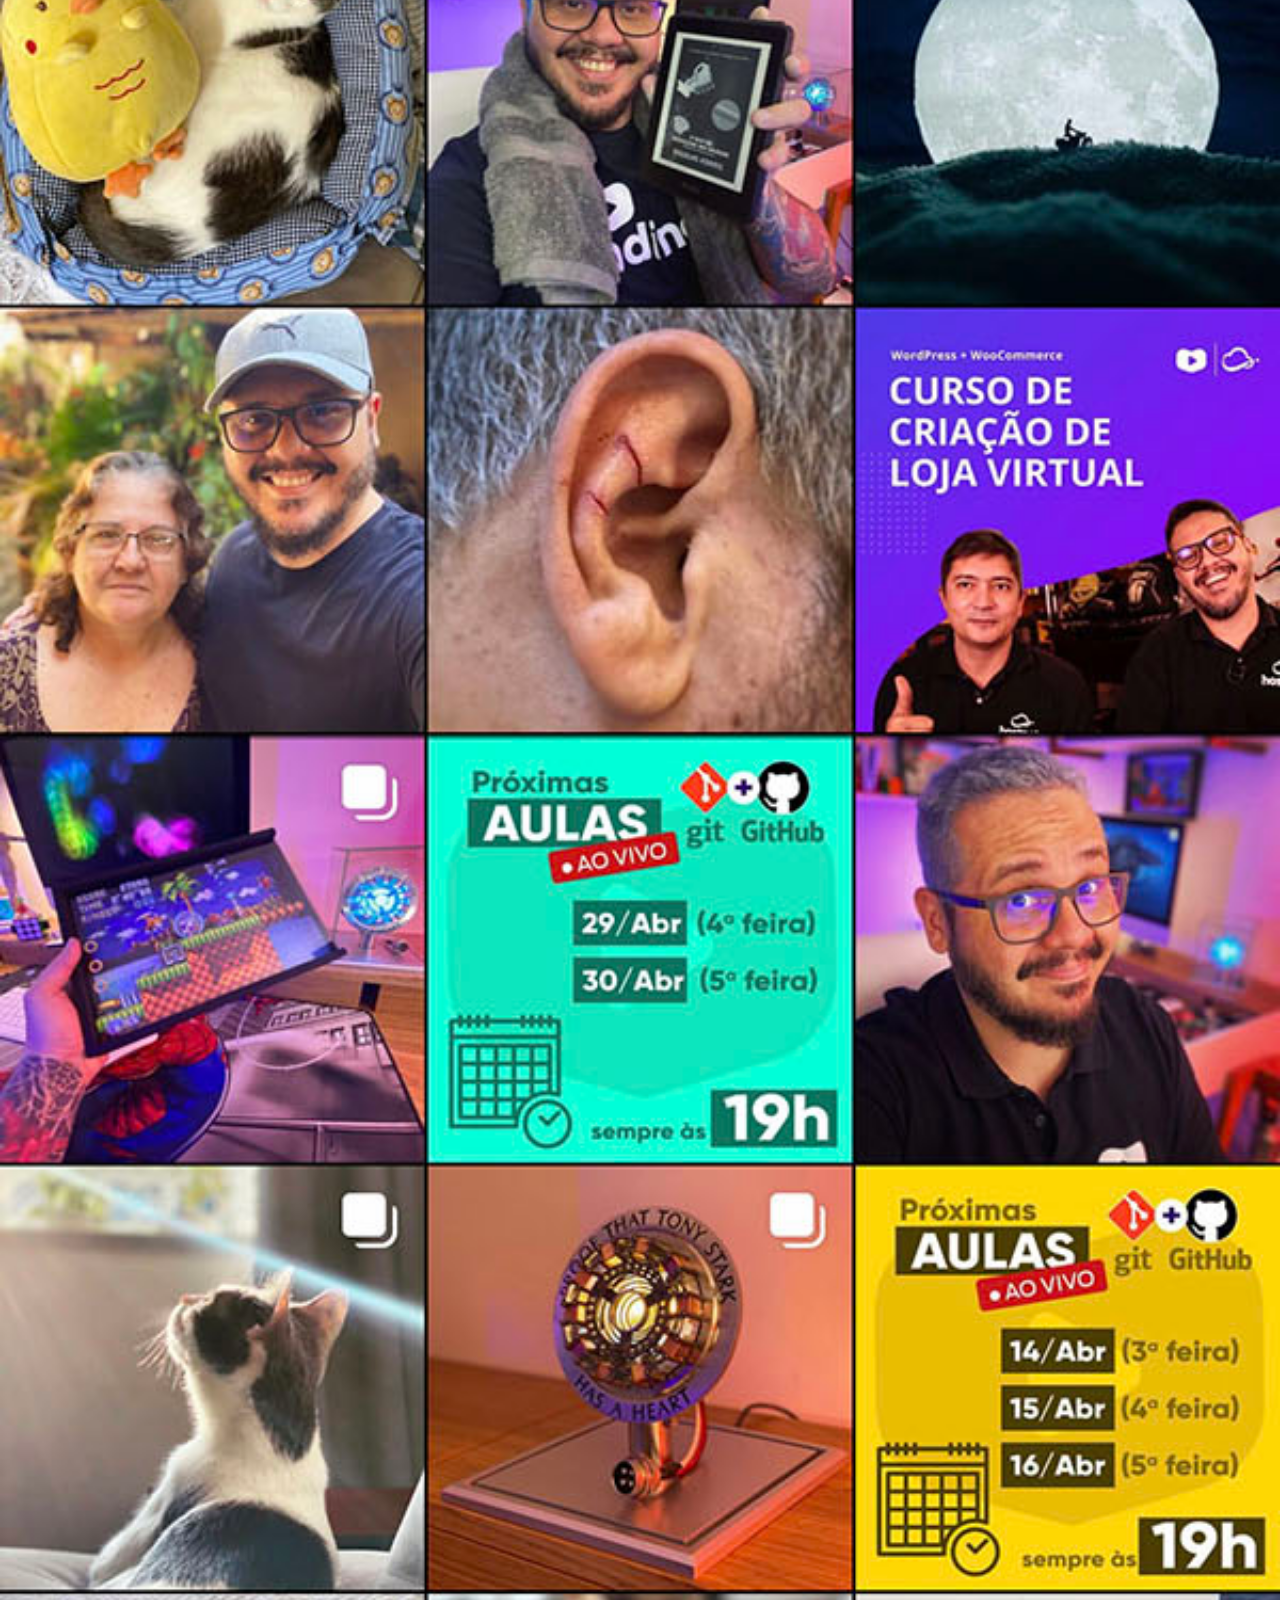
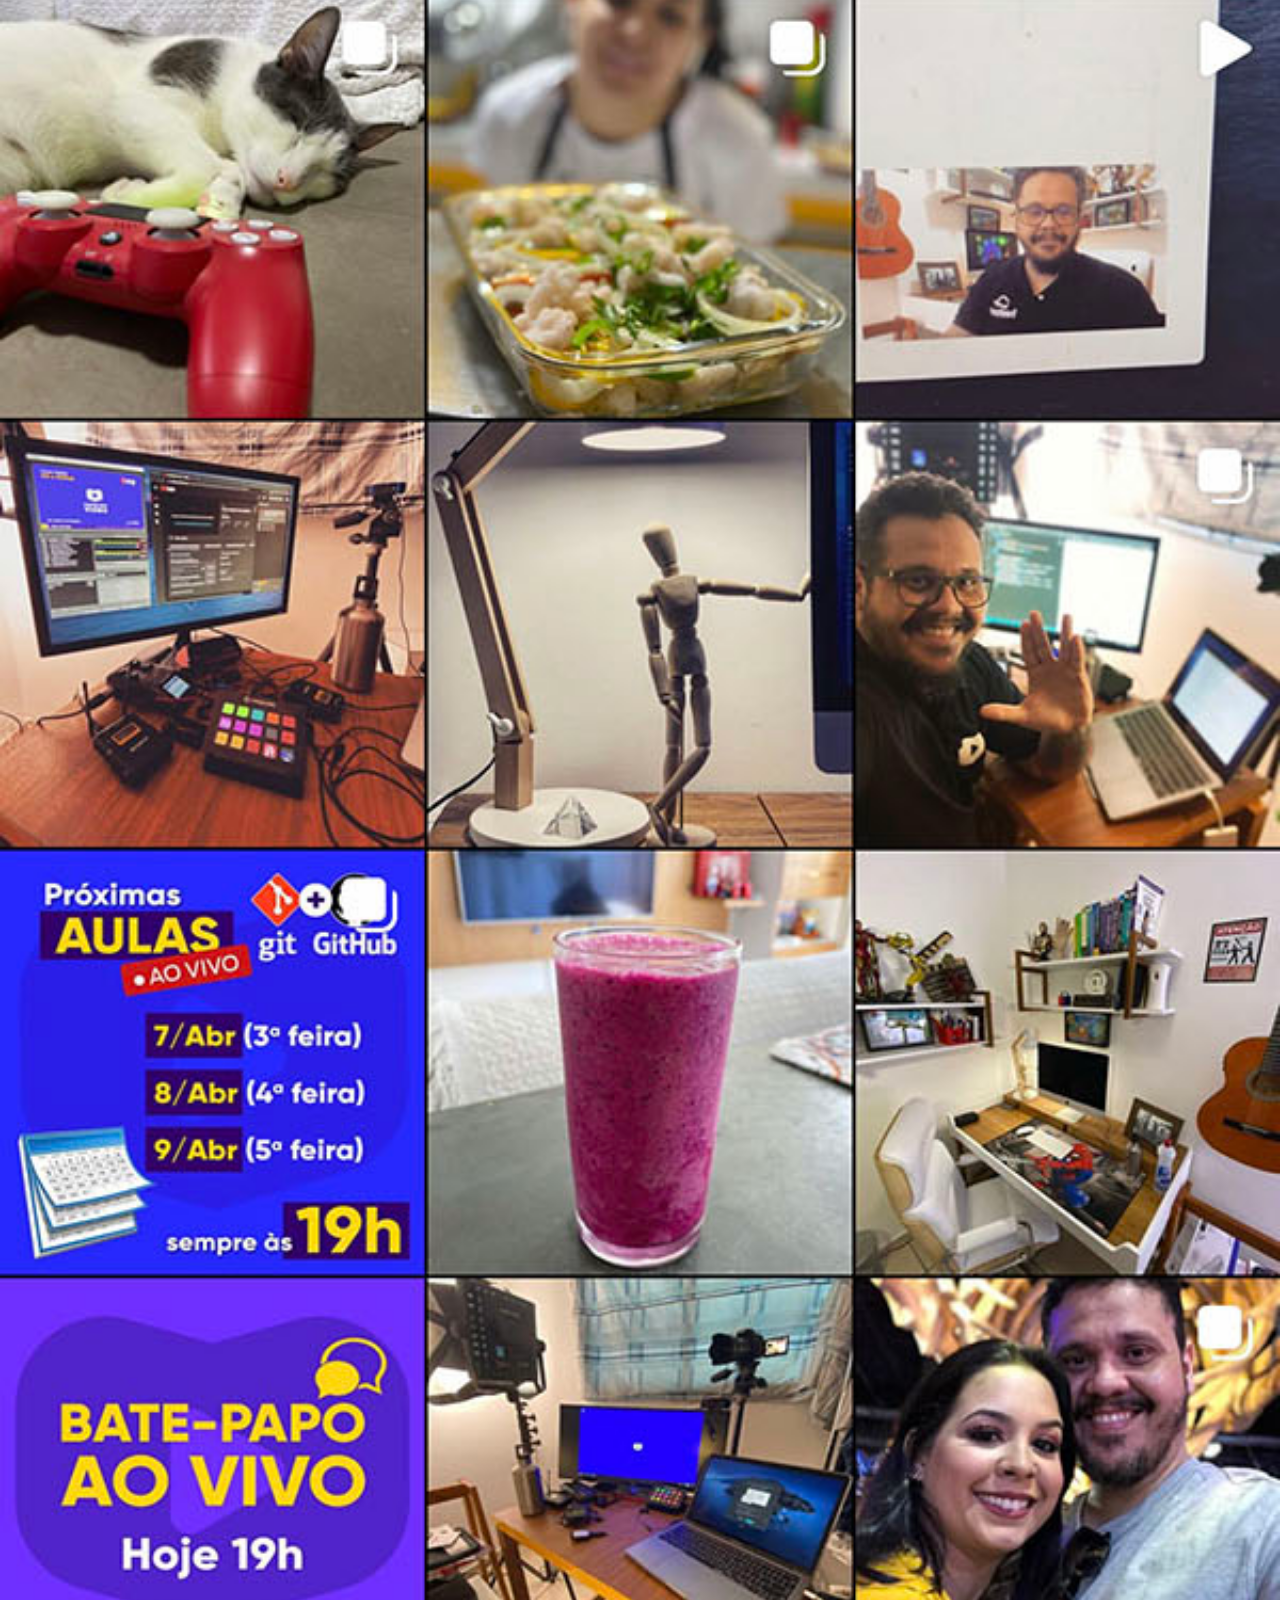
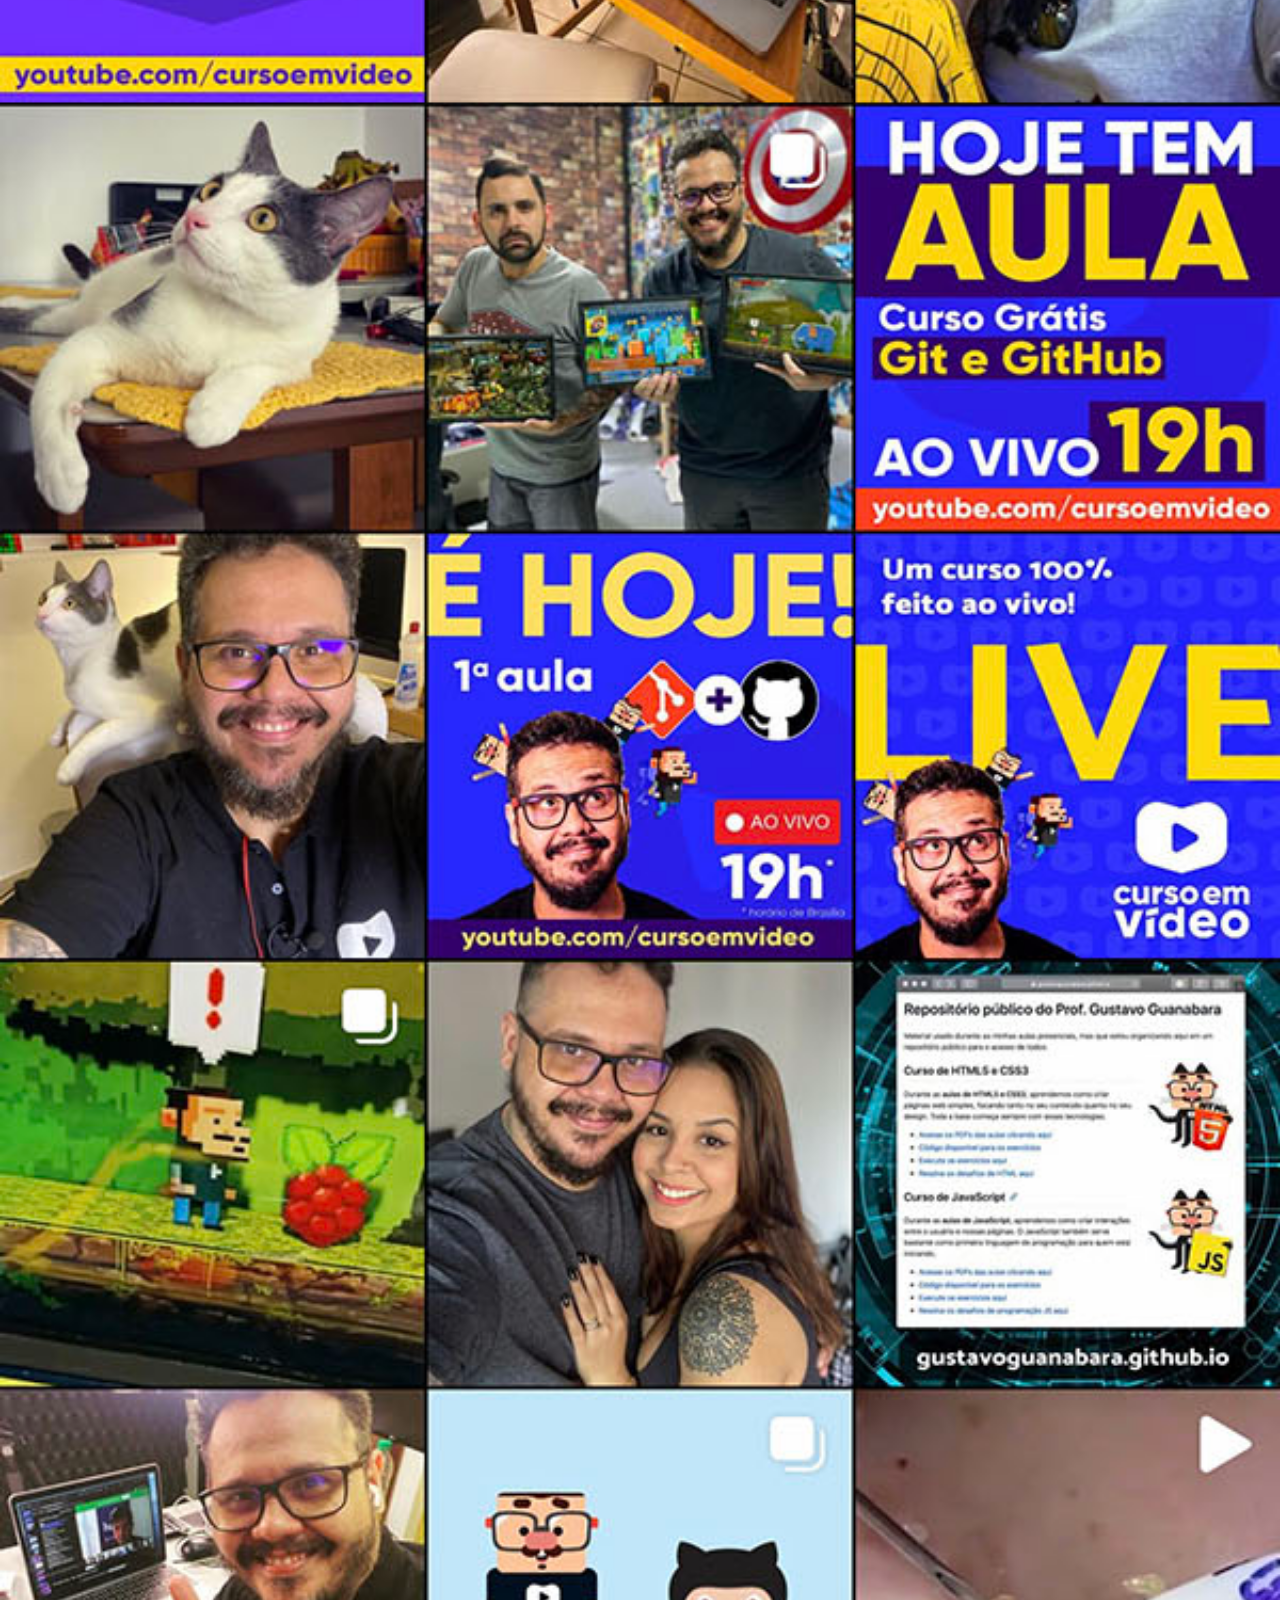
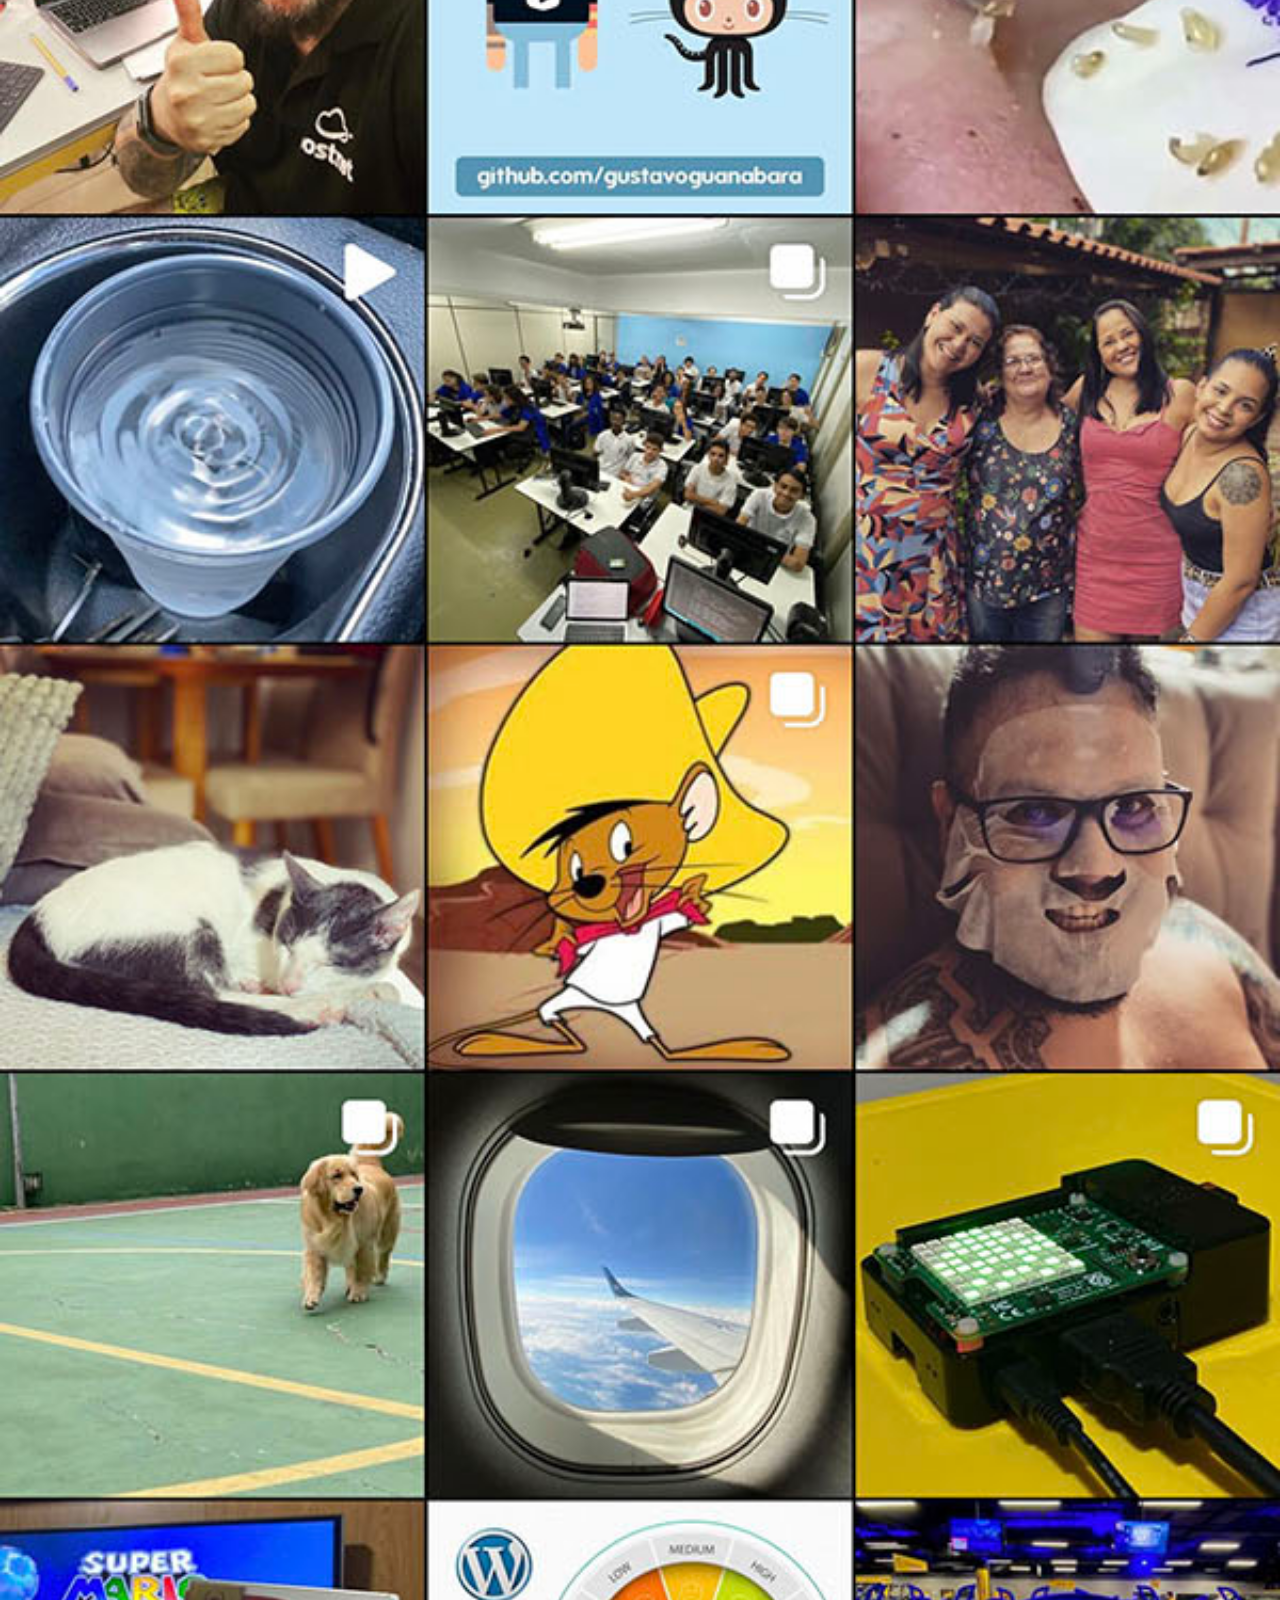
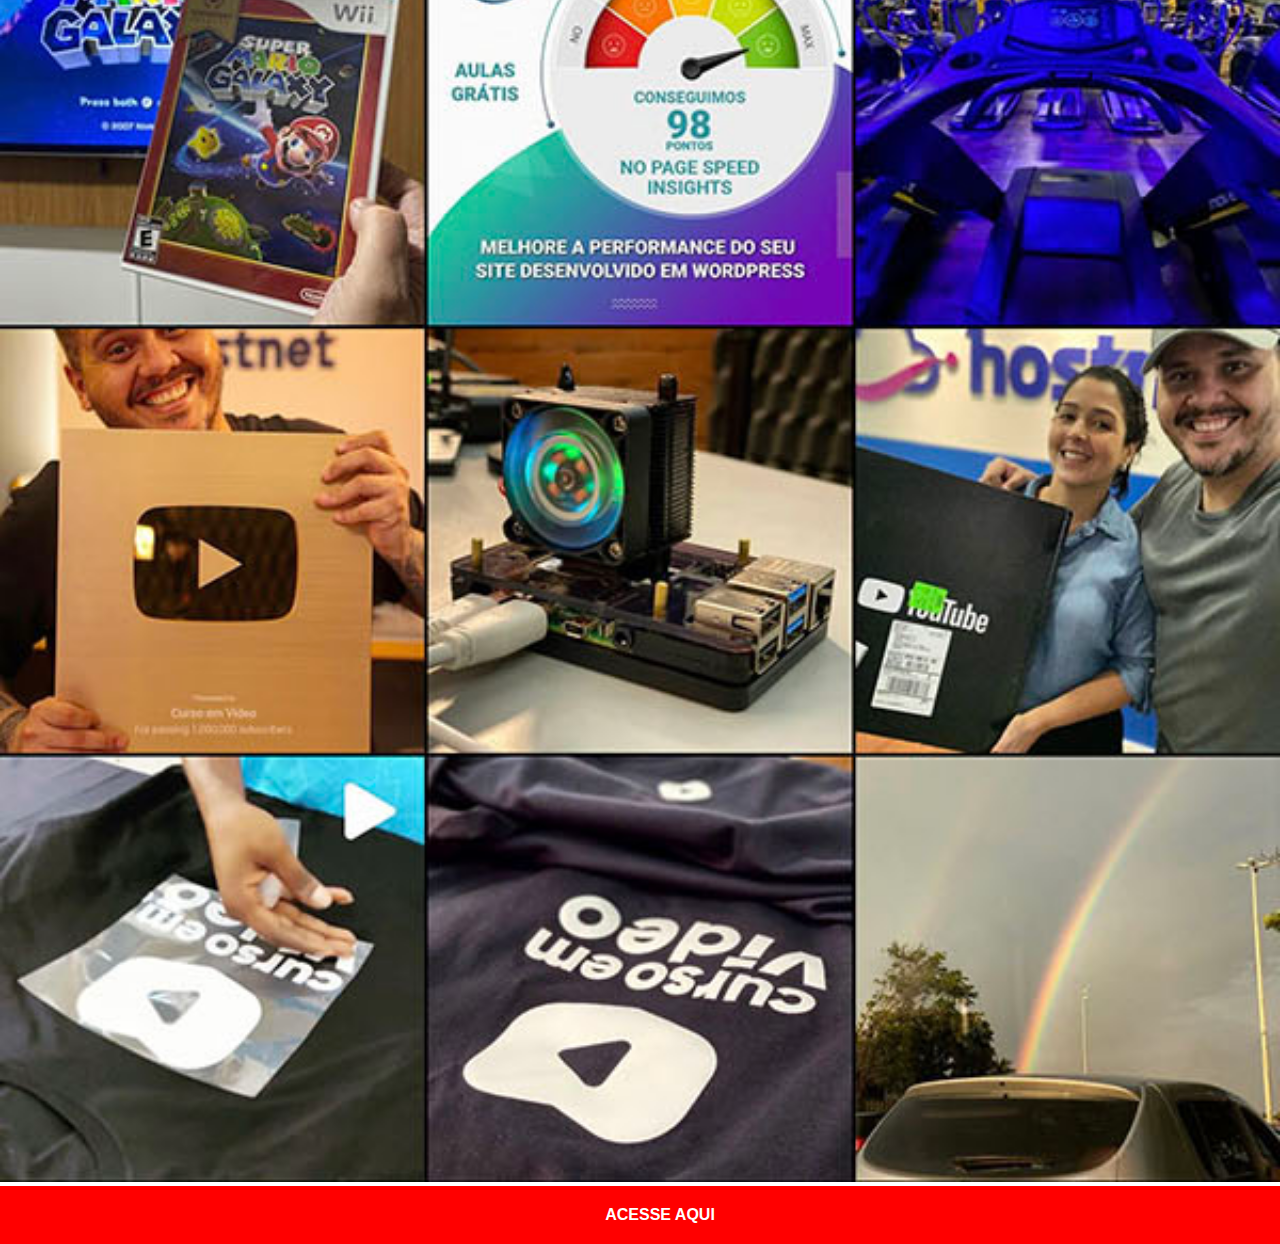
<file: instagram.html>
<!DOCTYPE html>
<html lang="en">
<head>
    <meta charset="UTF-8">
    <meta http-equiv="X-UA-Compatible" content="IE=edge">
    <meta name="viewport" content="width=device-width, initial-scale=1.0">
    <link rel="stylesheet" href="estilos/social.css">
    <title>Instagram</title>
</head>
<body>
    <img src="imagens/tela-instagram.jpg" alt="Instagram">
    <a href="Instagram.com">ACESSE AQUI</a>

</body>
</html>
</file>
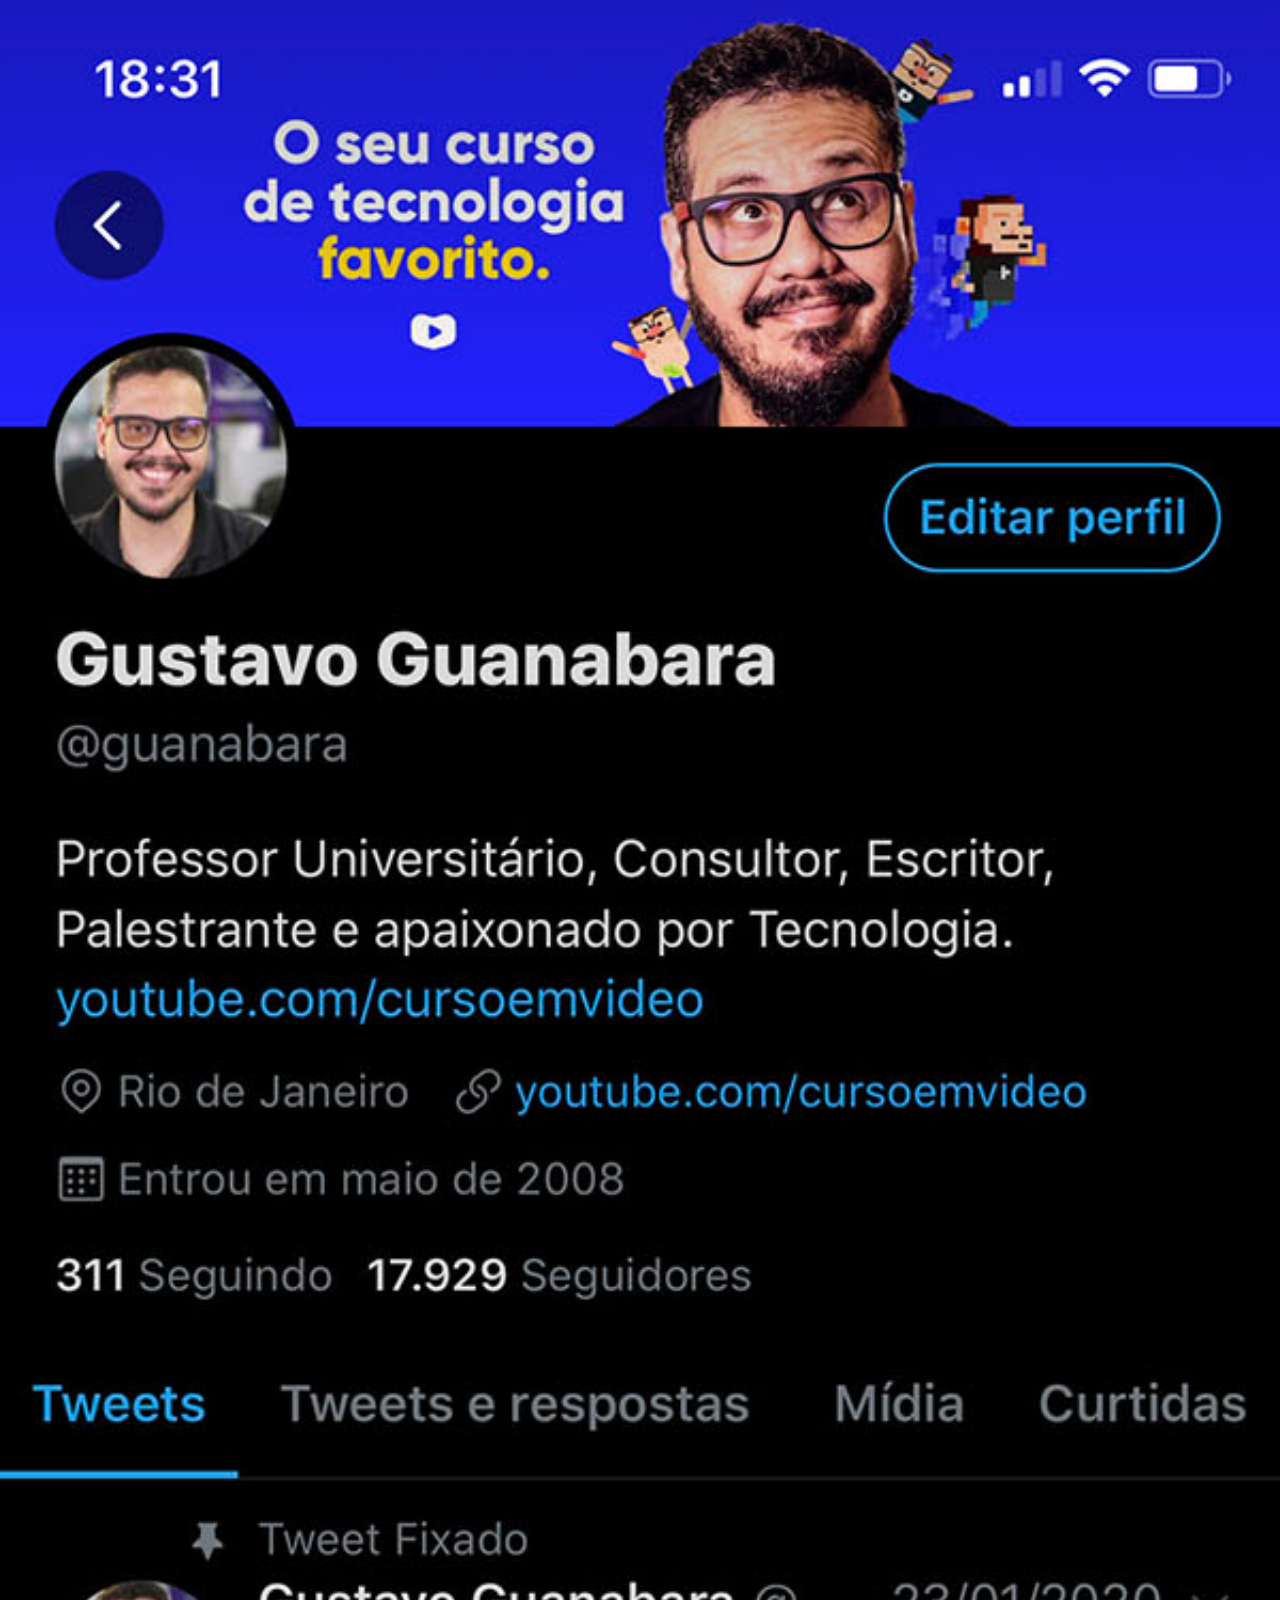
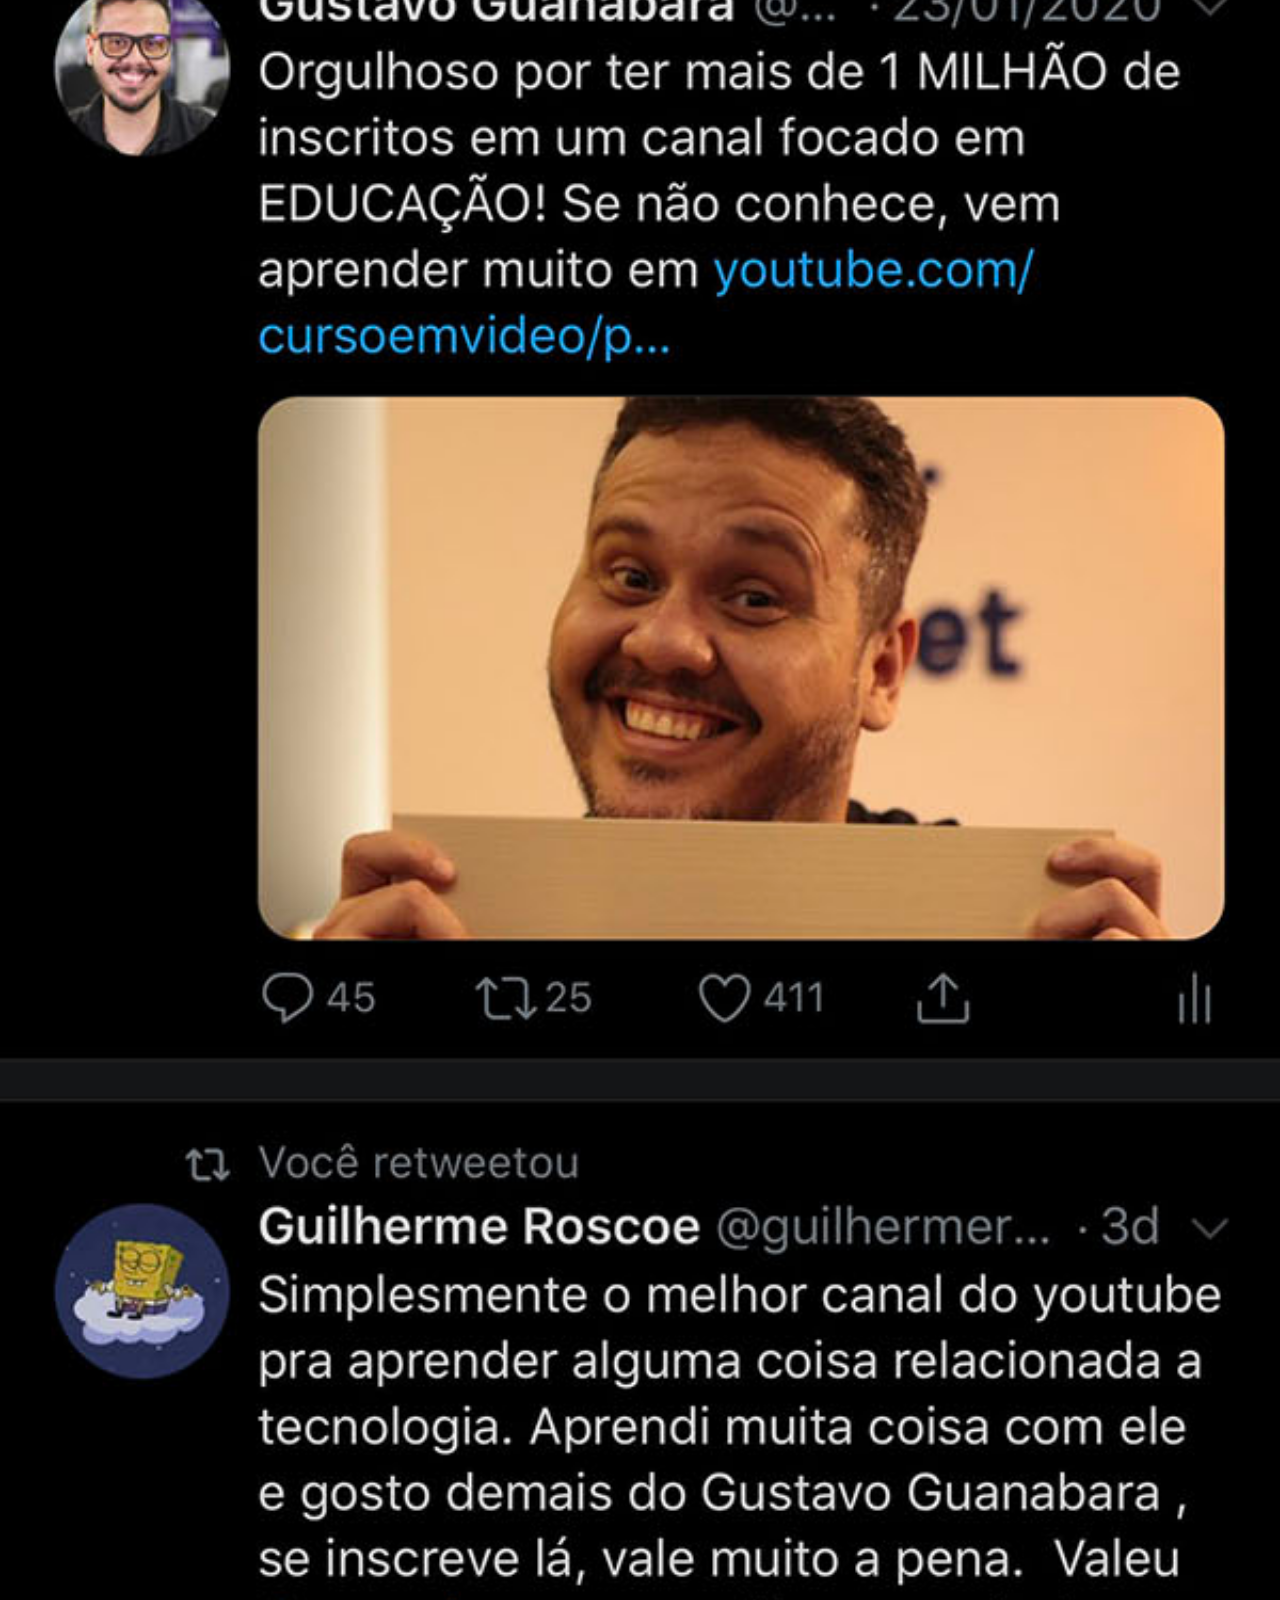
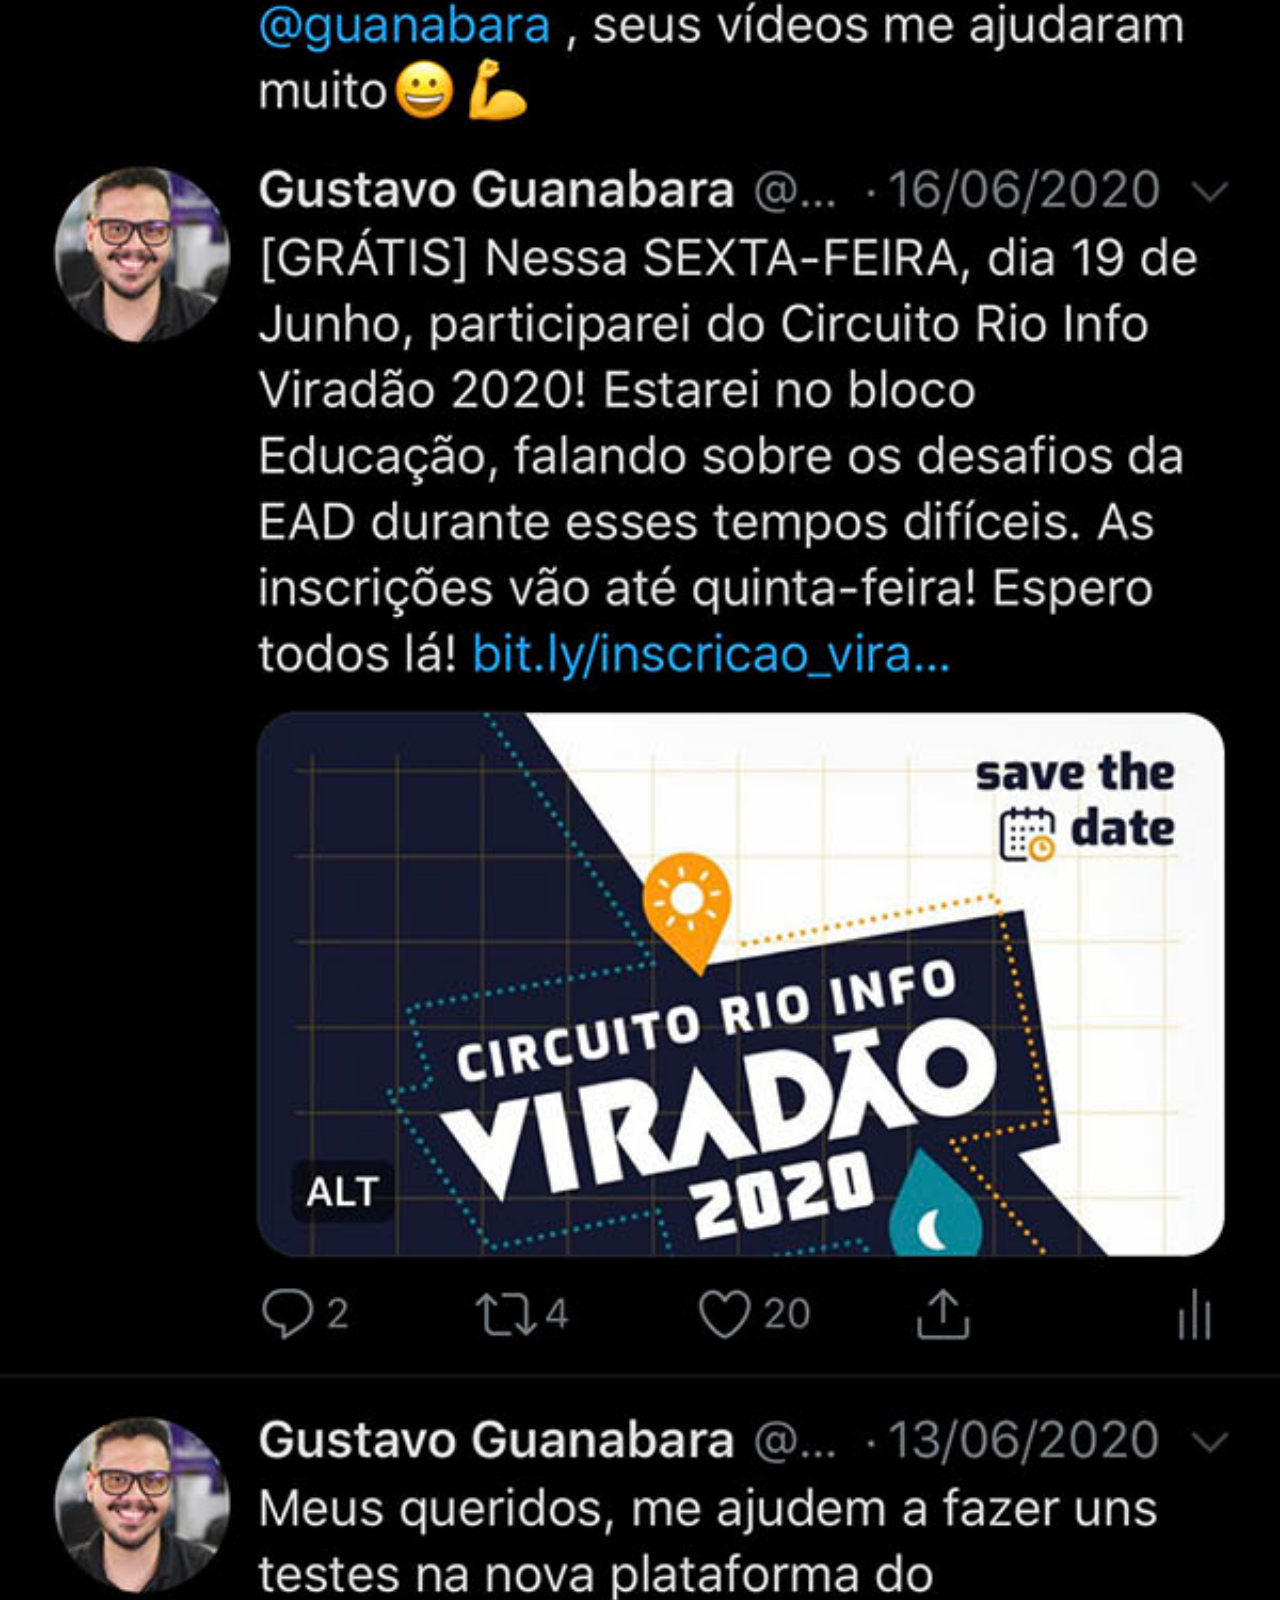
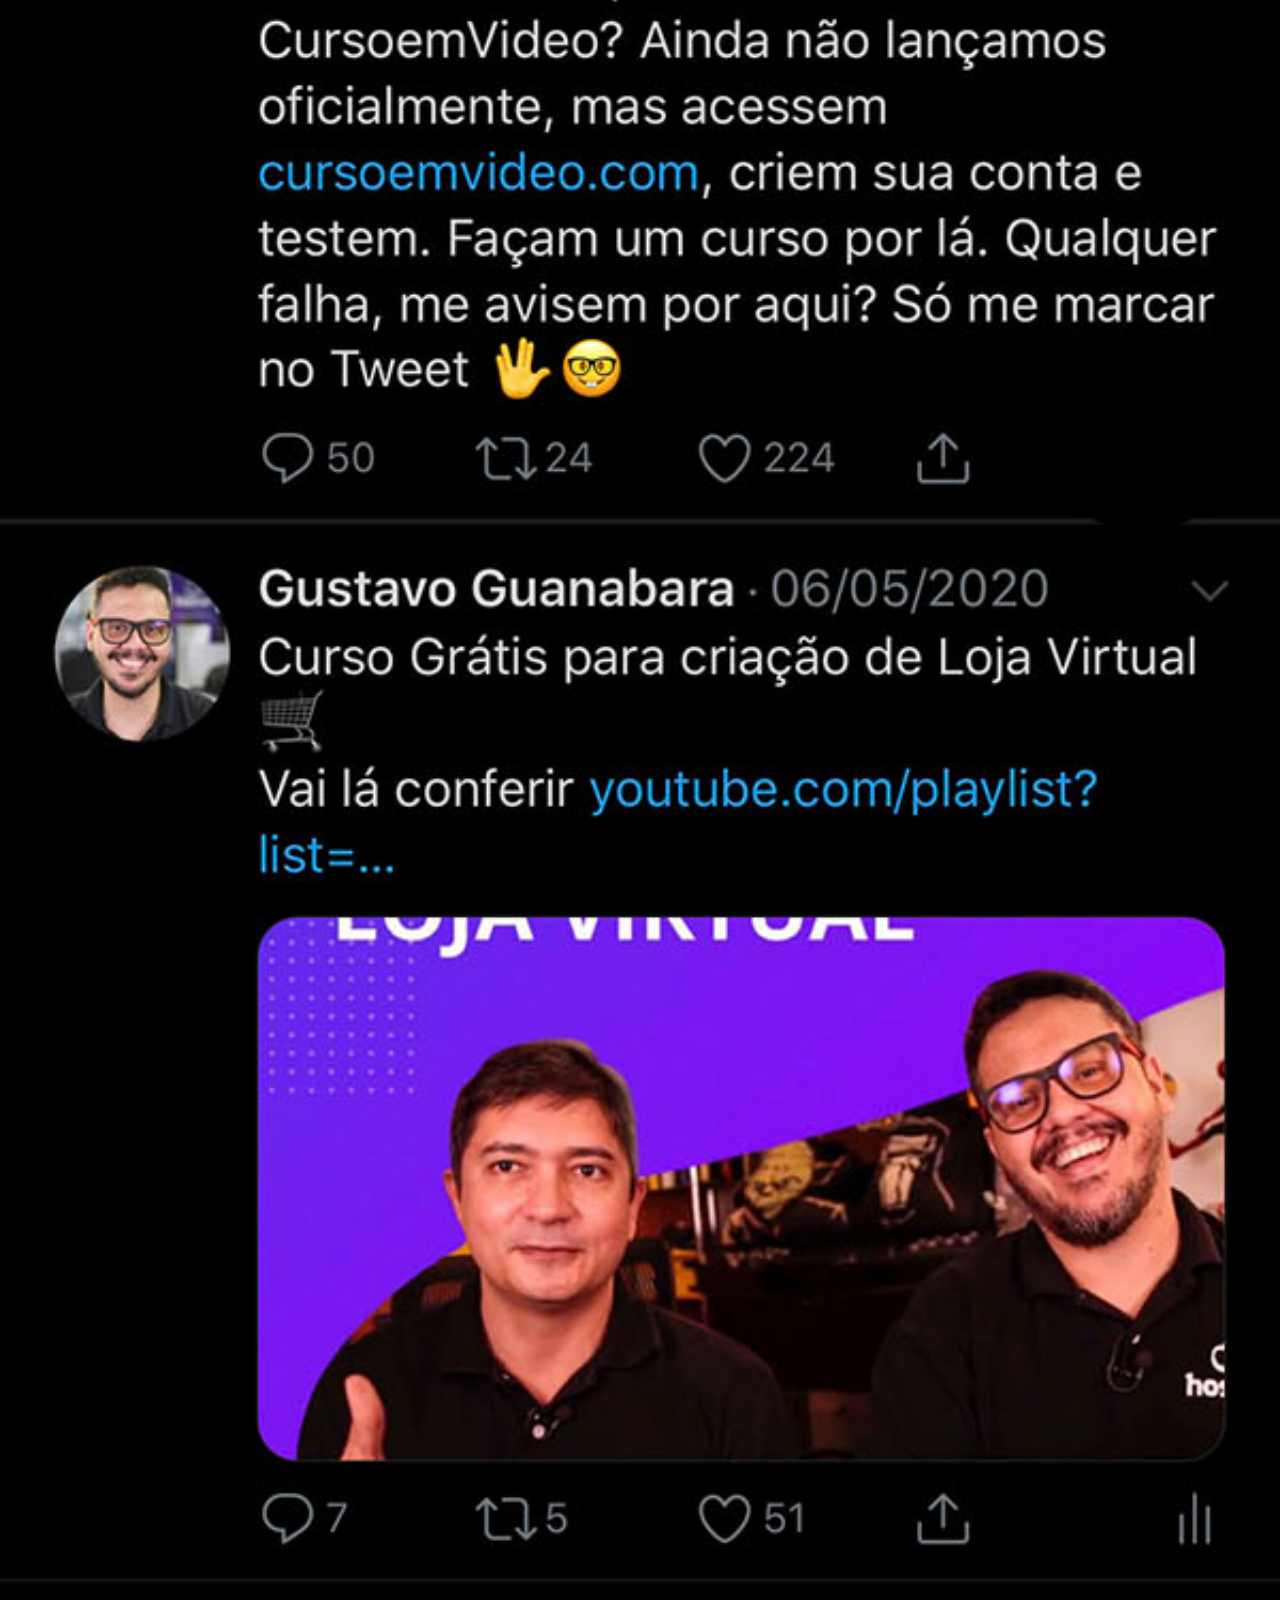
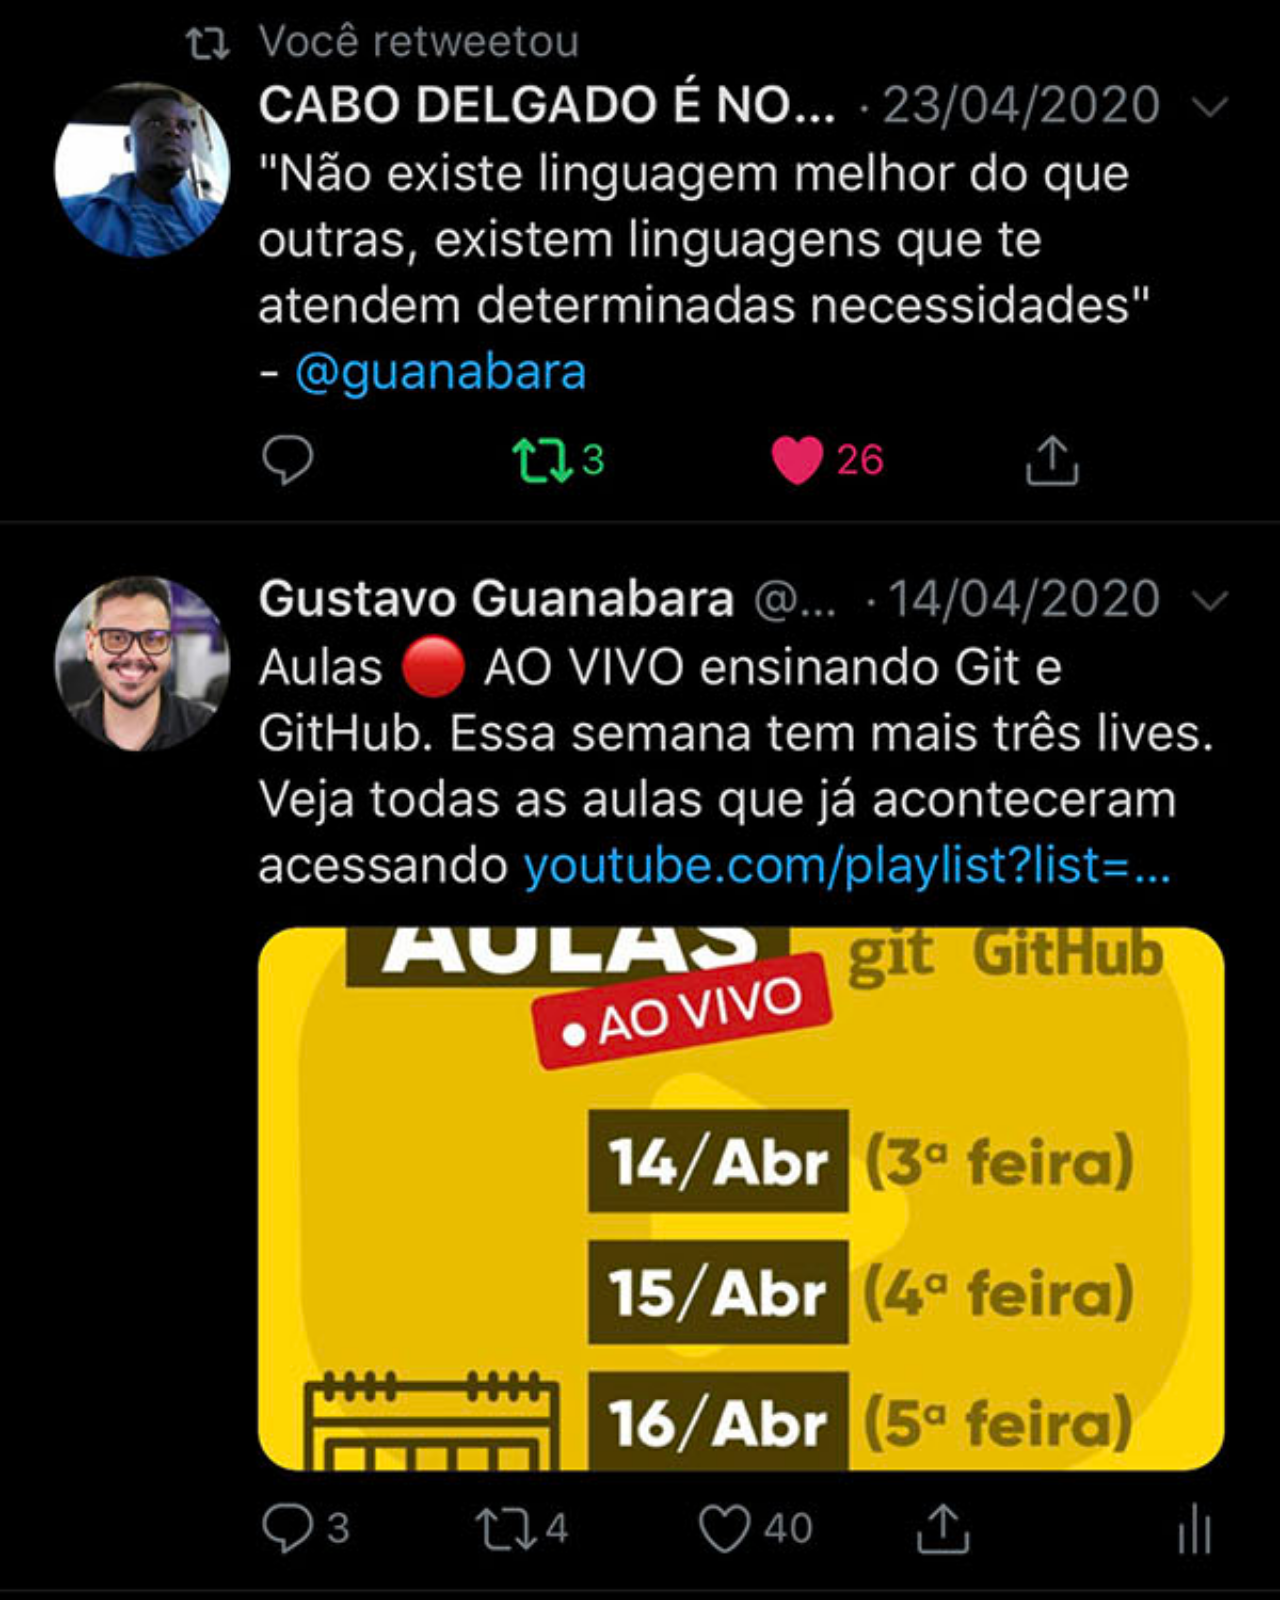
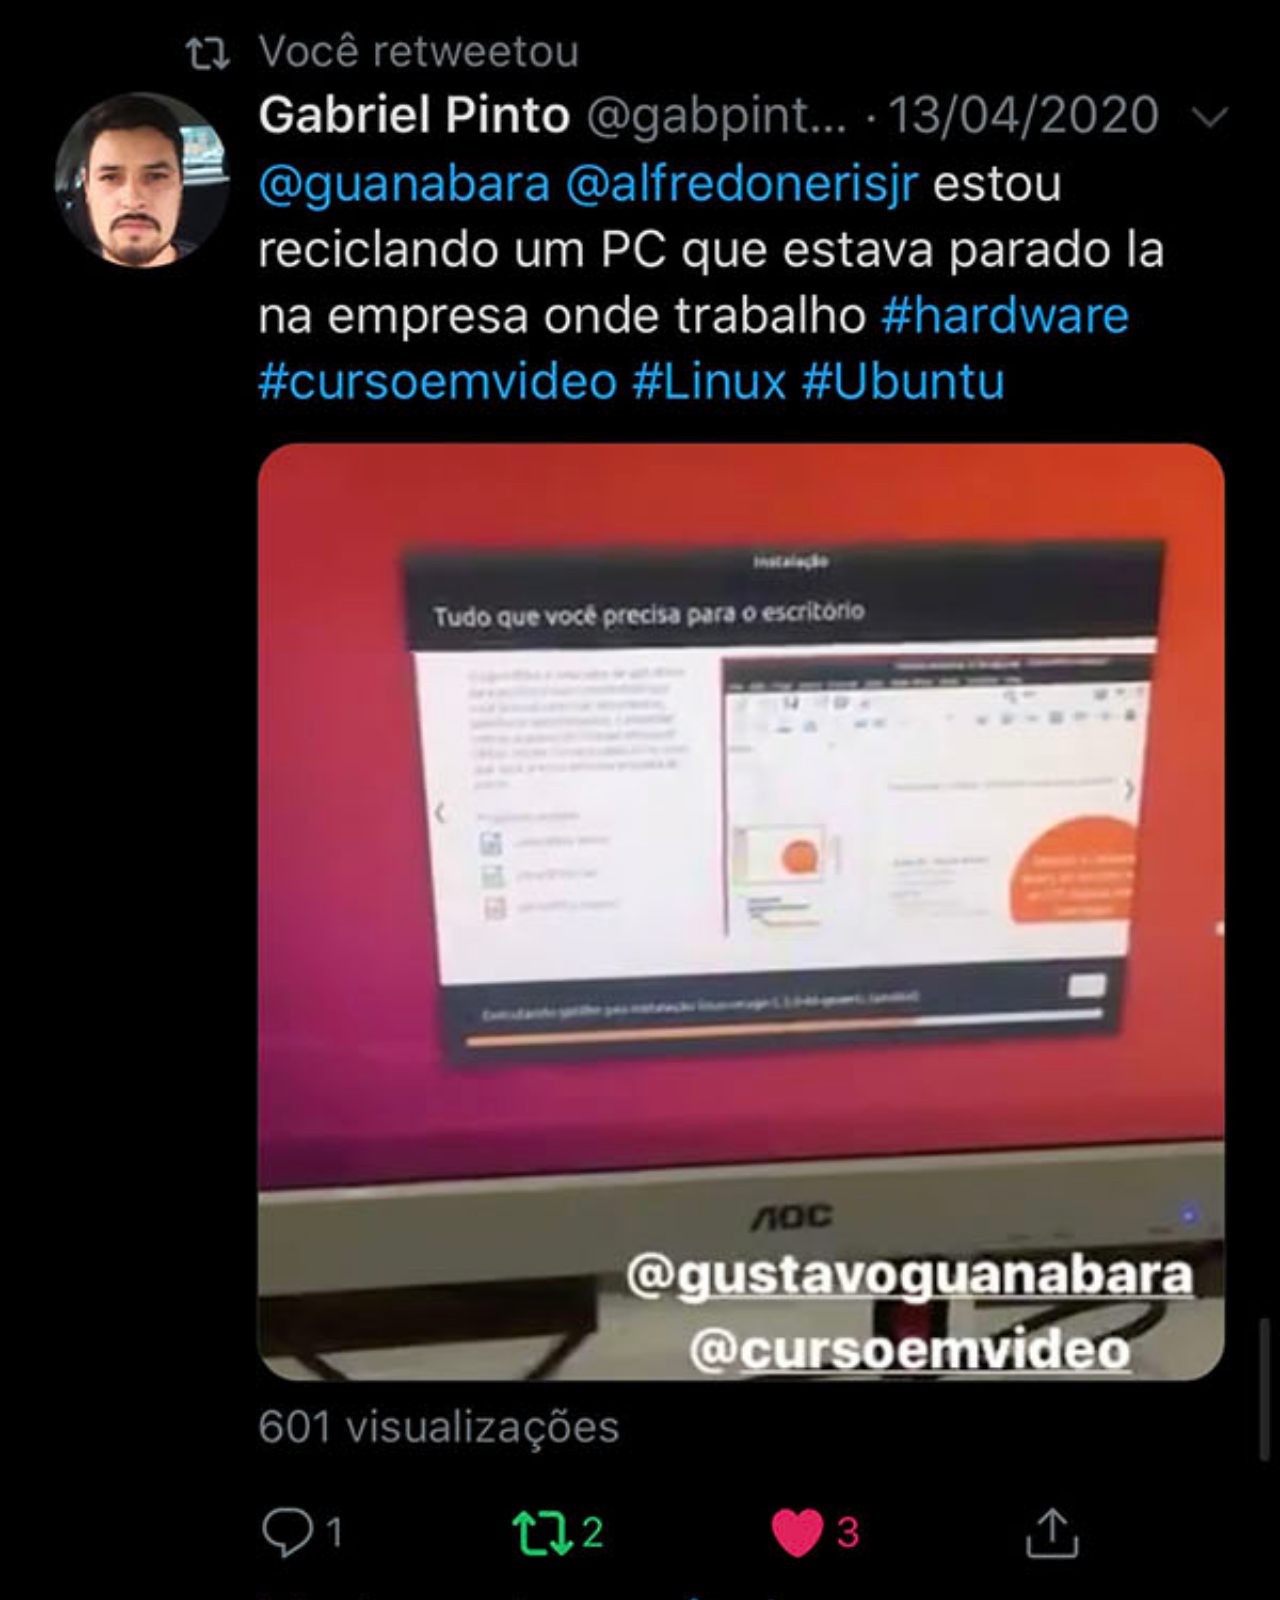
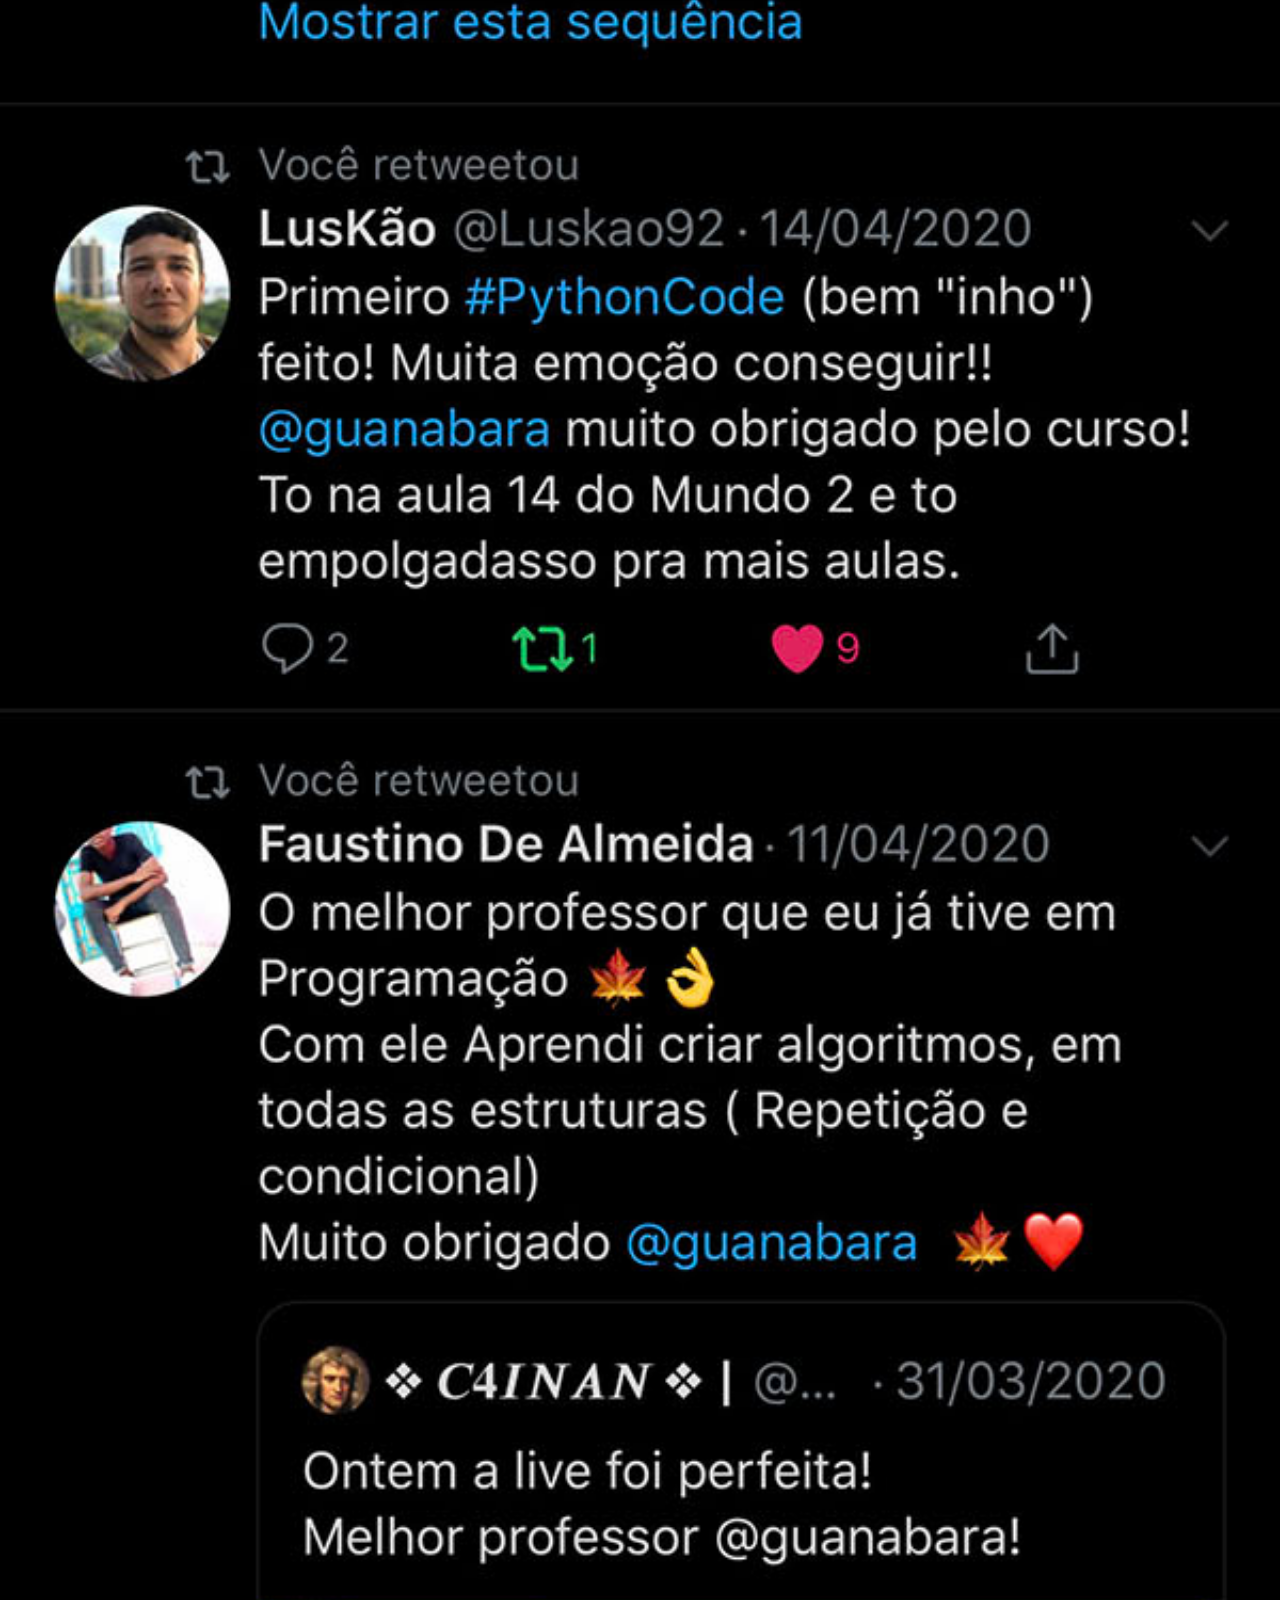
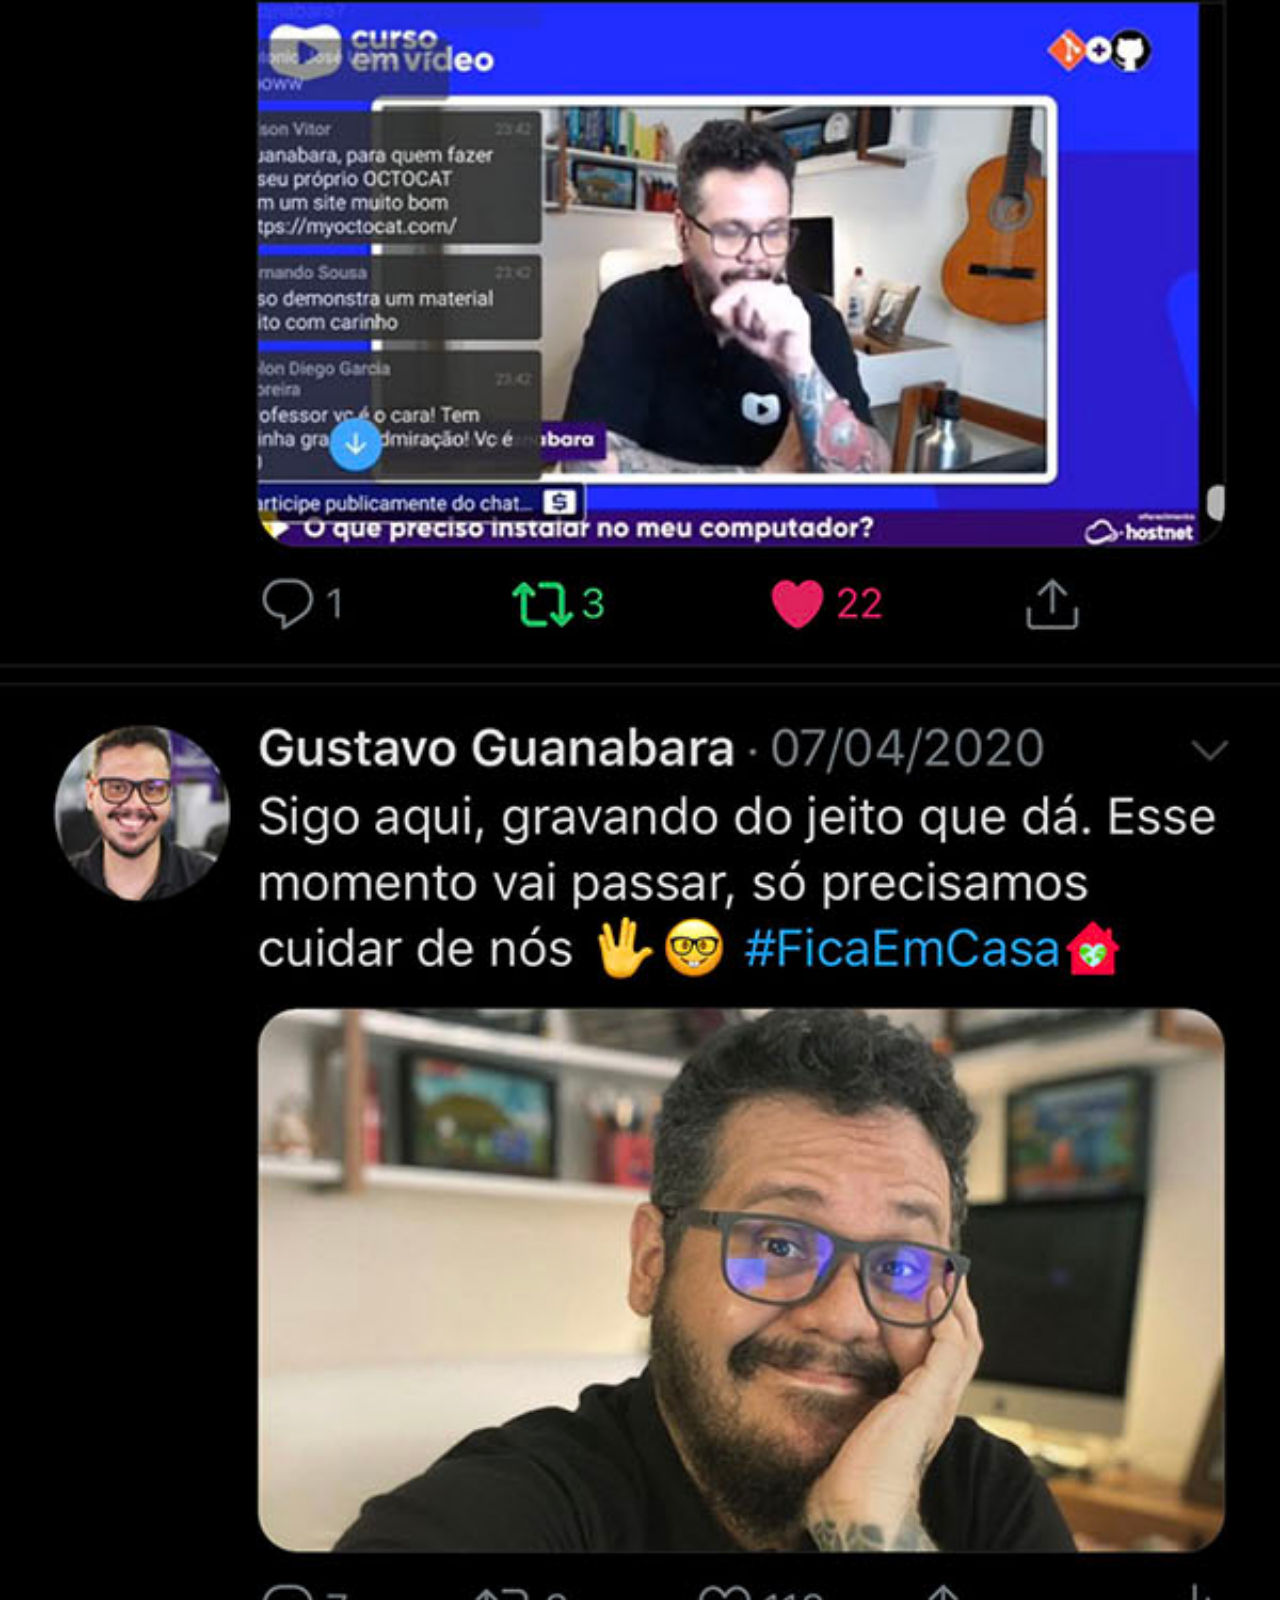
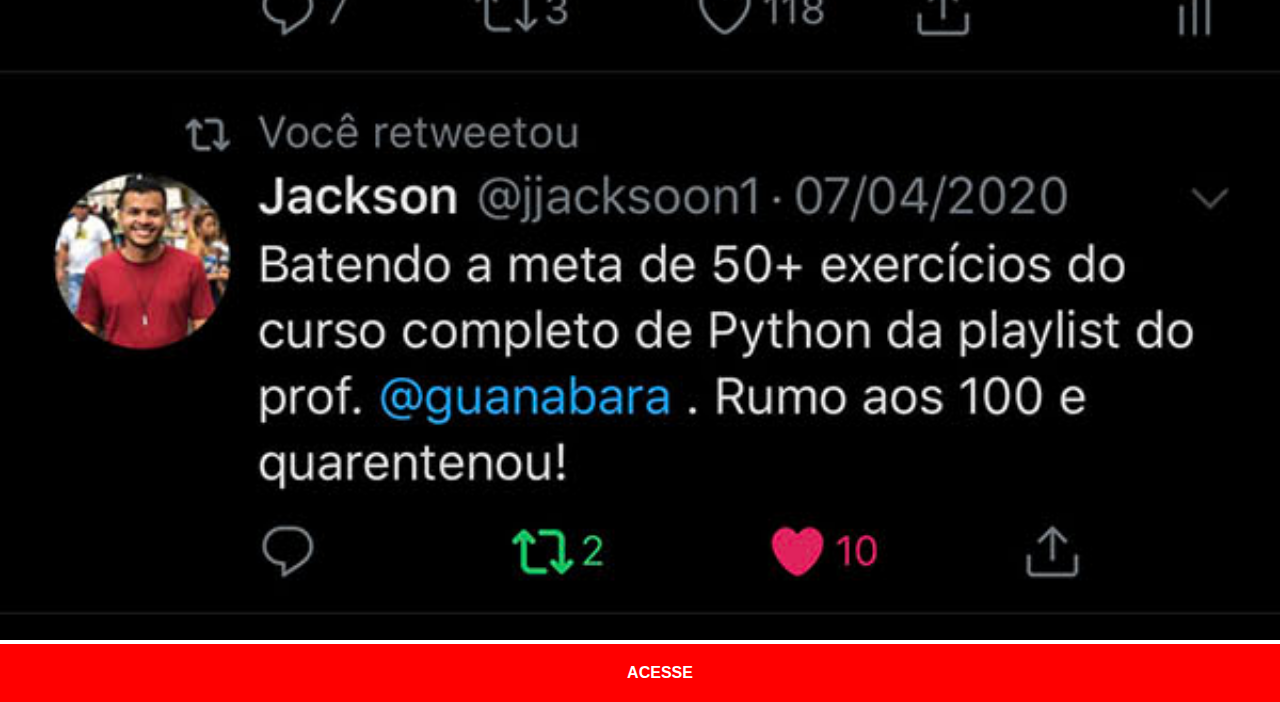
<file: twitter.html>
<!DOCTYPE html>
<html lang="en">
<head>
    <meta charset="UTF-8">
    <meta http-equiv="X-UA-Compatible" content="IE=edge">
    <meta name="viewport" content="width=device-width, initial-scale=1.0">
    <link rel="stylesheet" href="estilos/social.css">
    <title>Twitter</title>
</head>
<body>
    <img src="imagens/tela-twitter.jpg" alt="Twitter">
    <a href="www.twitter.com" target="_blank">ACESSE</a>
</body>
</html>
</file>
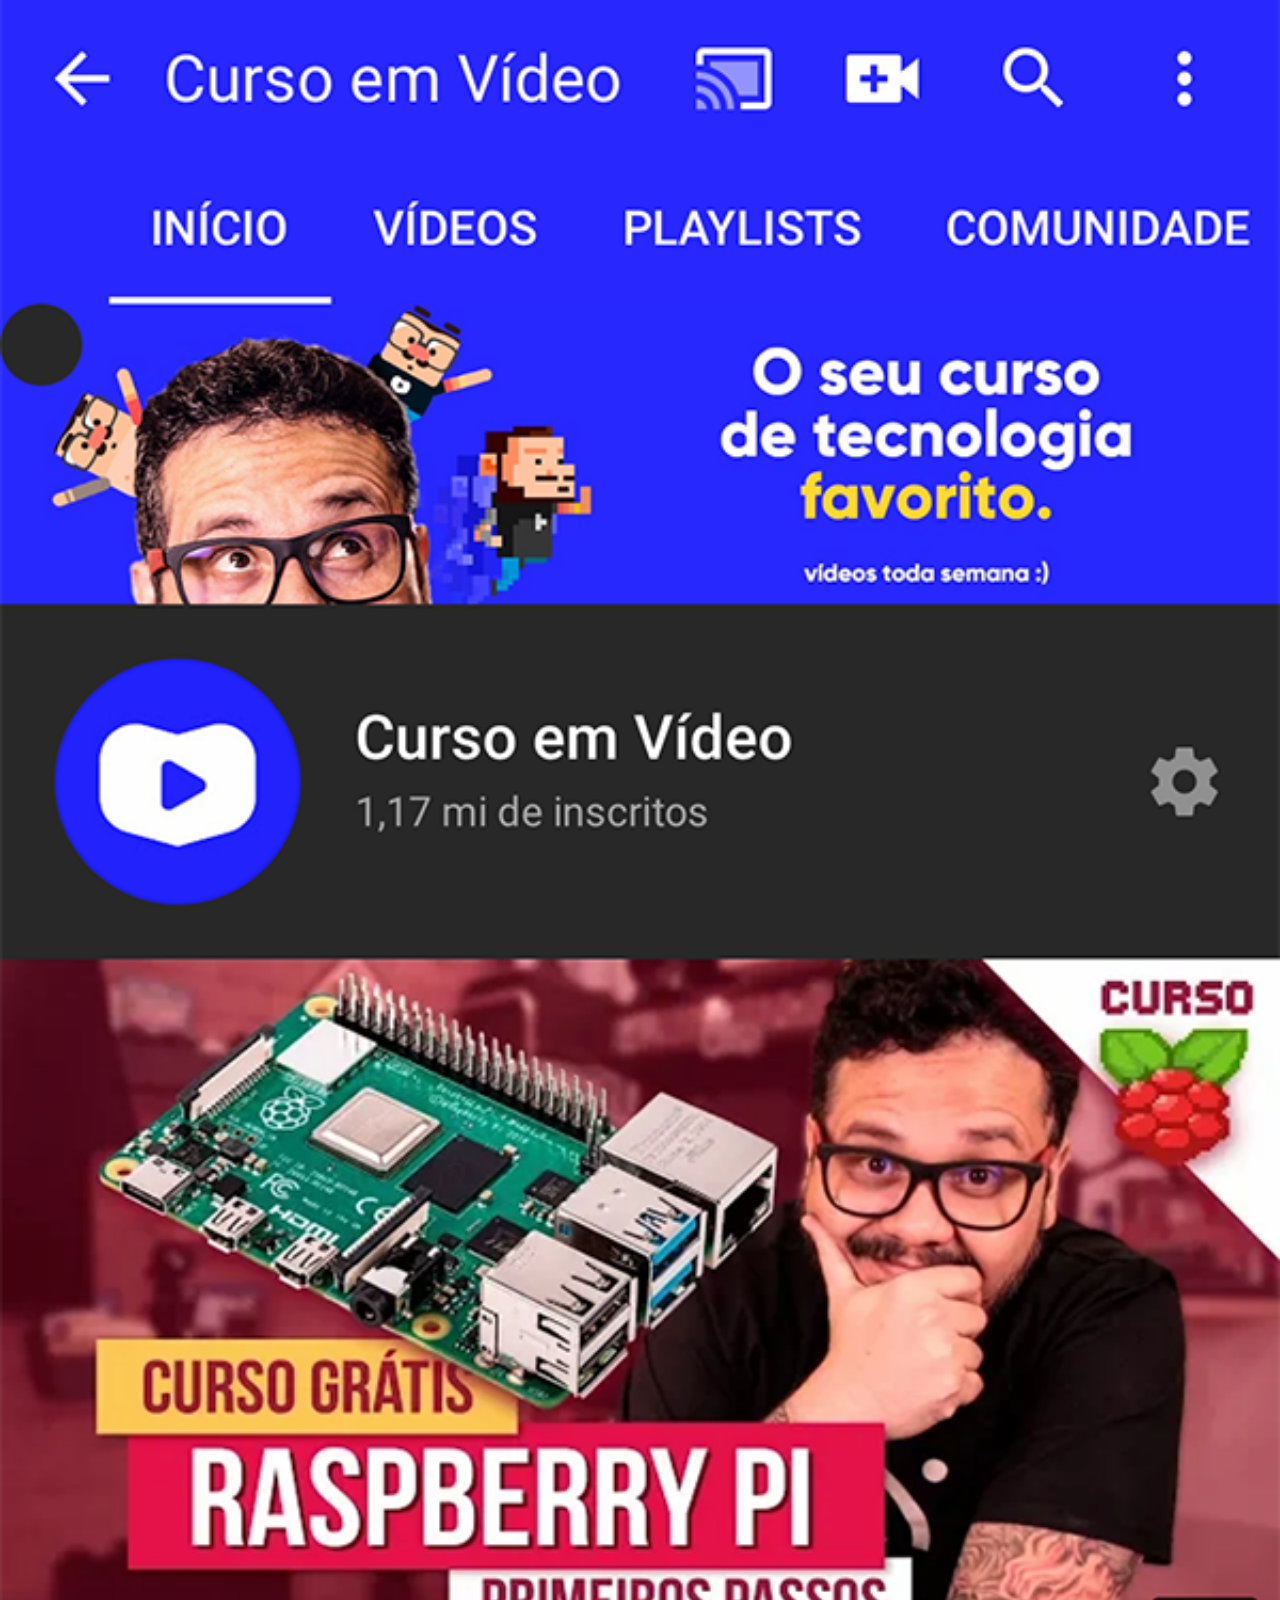
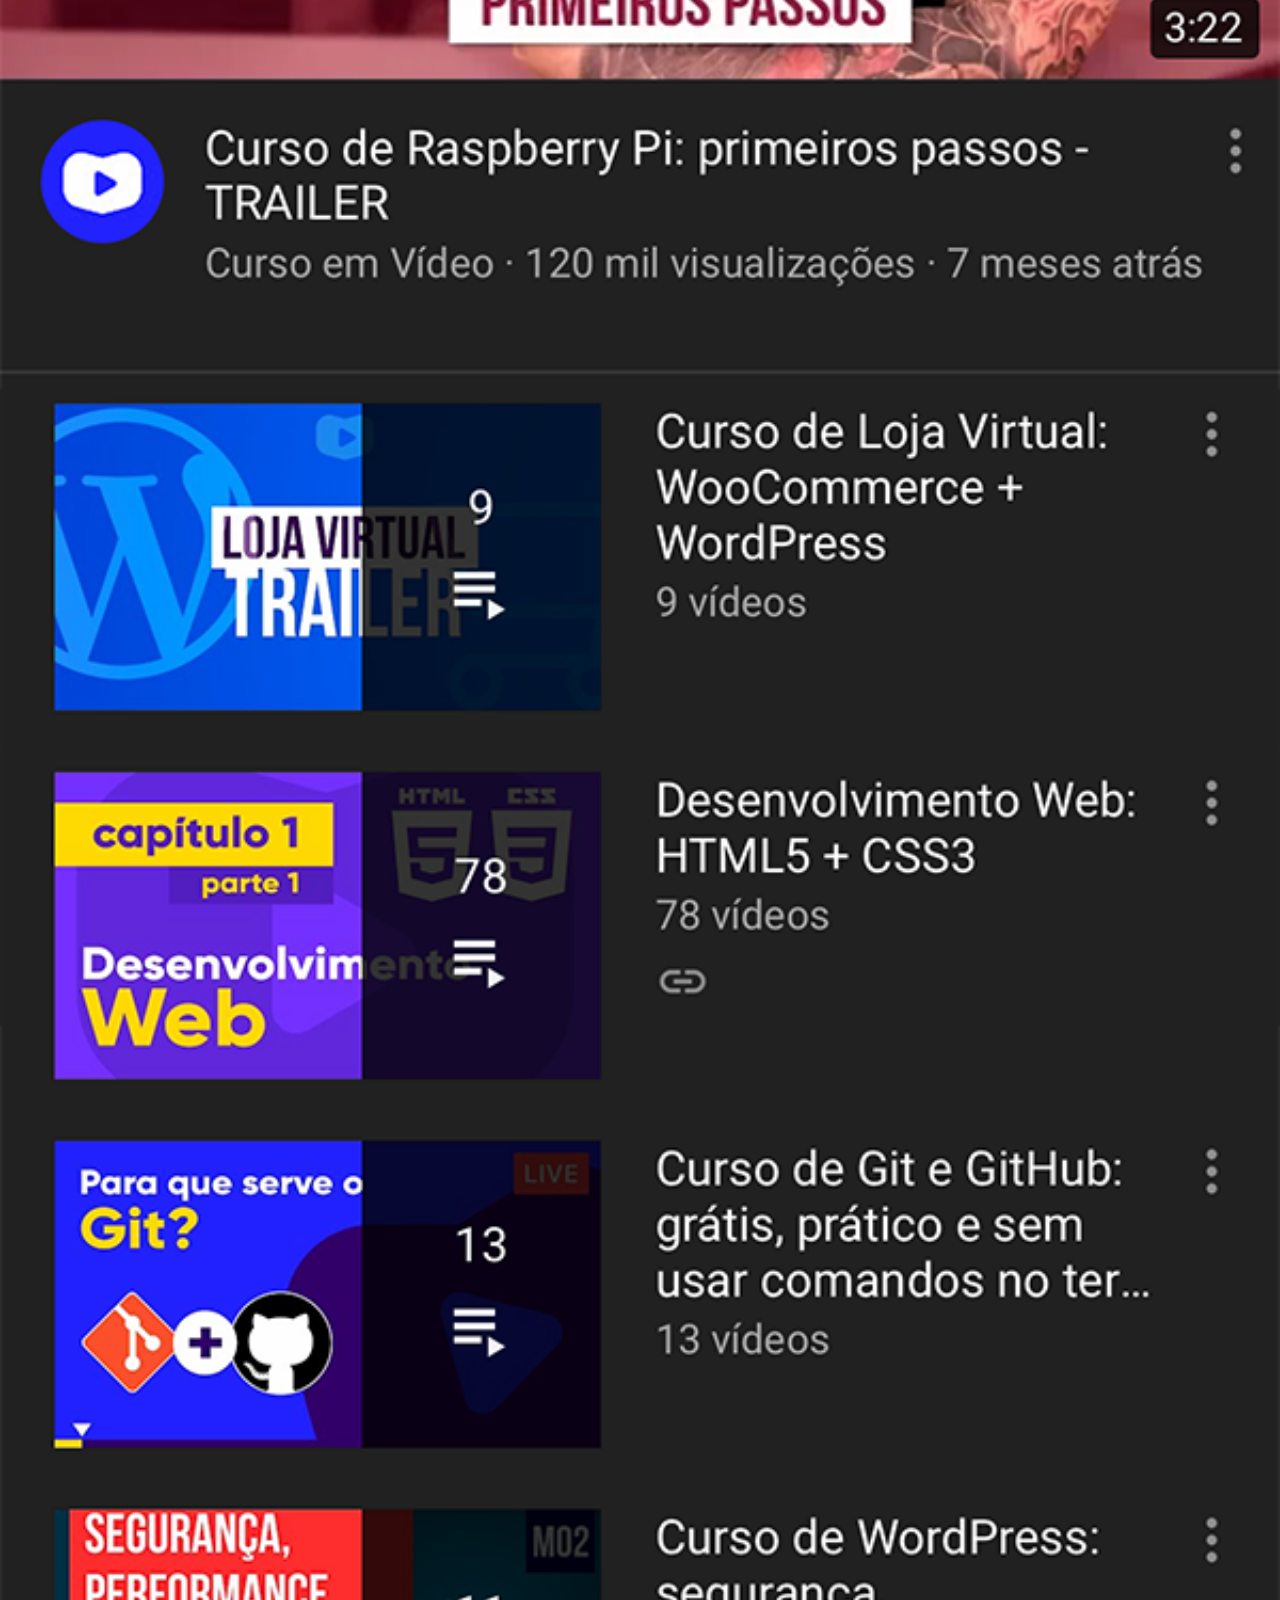
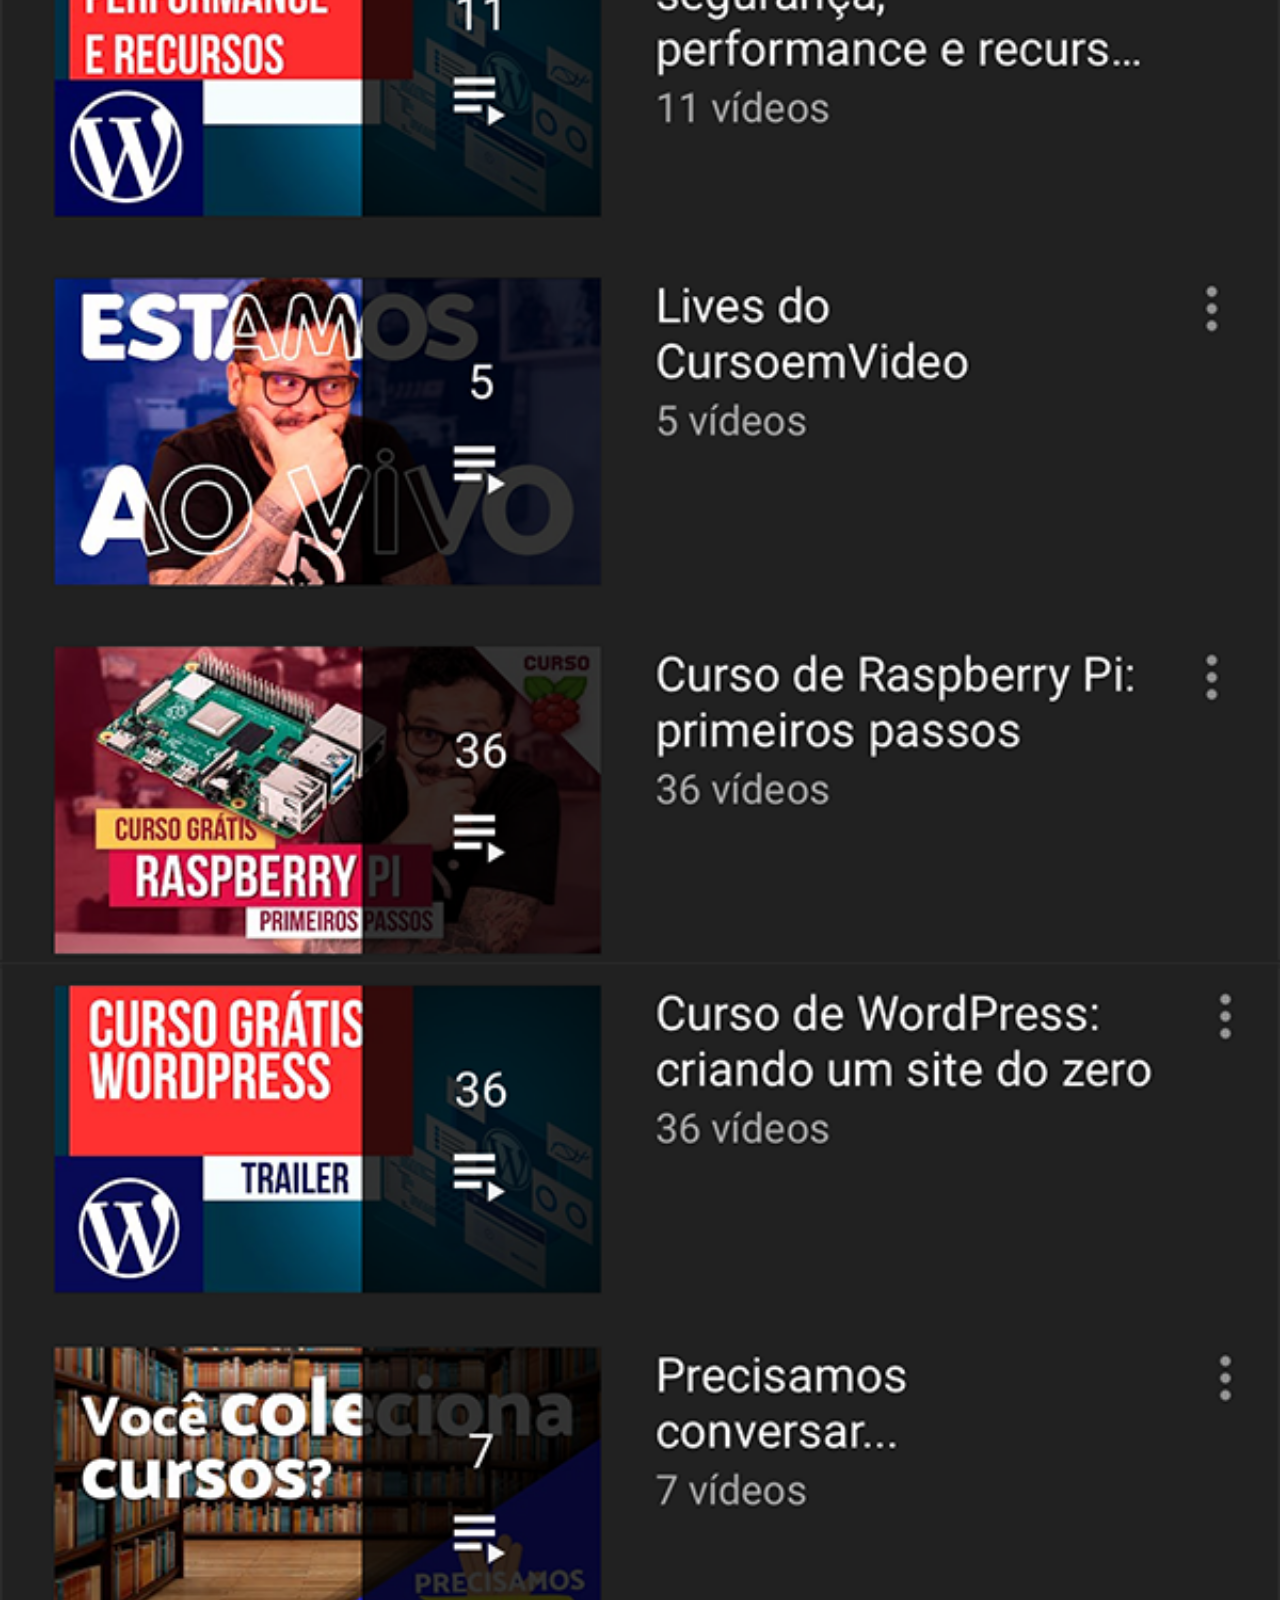
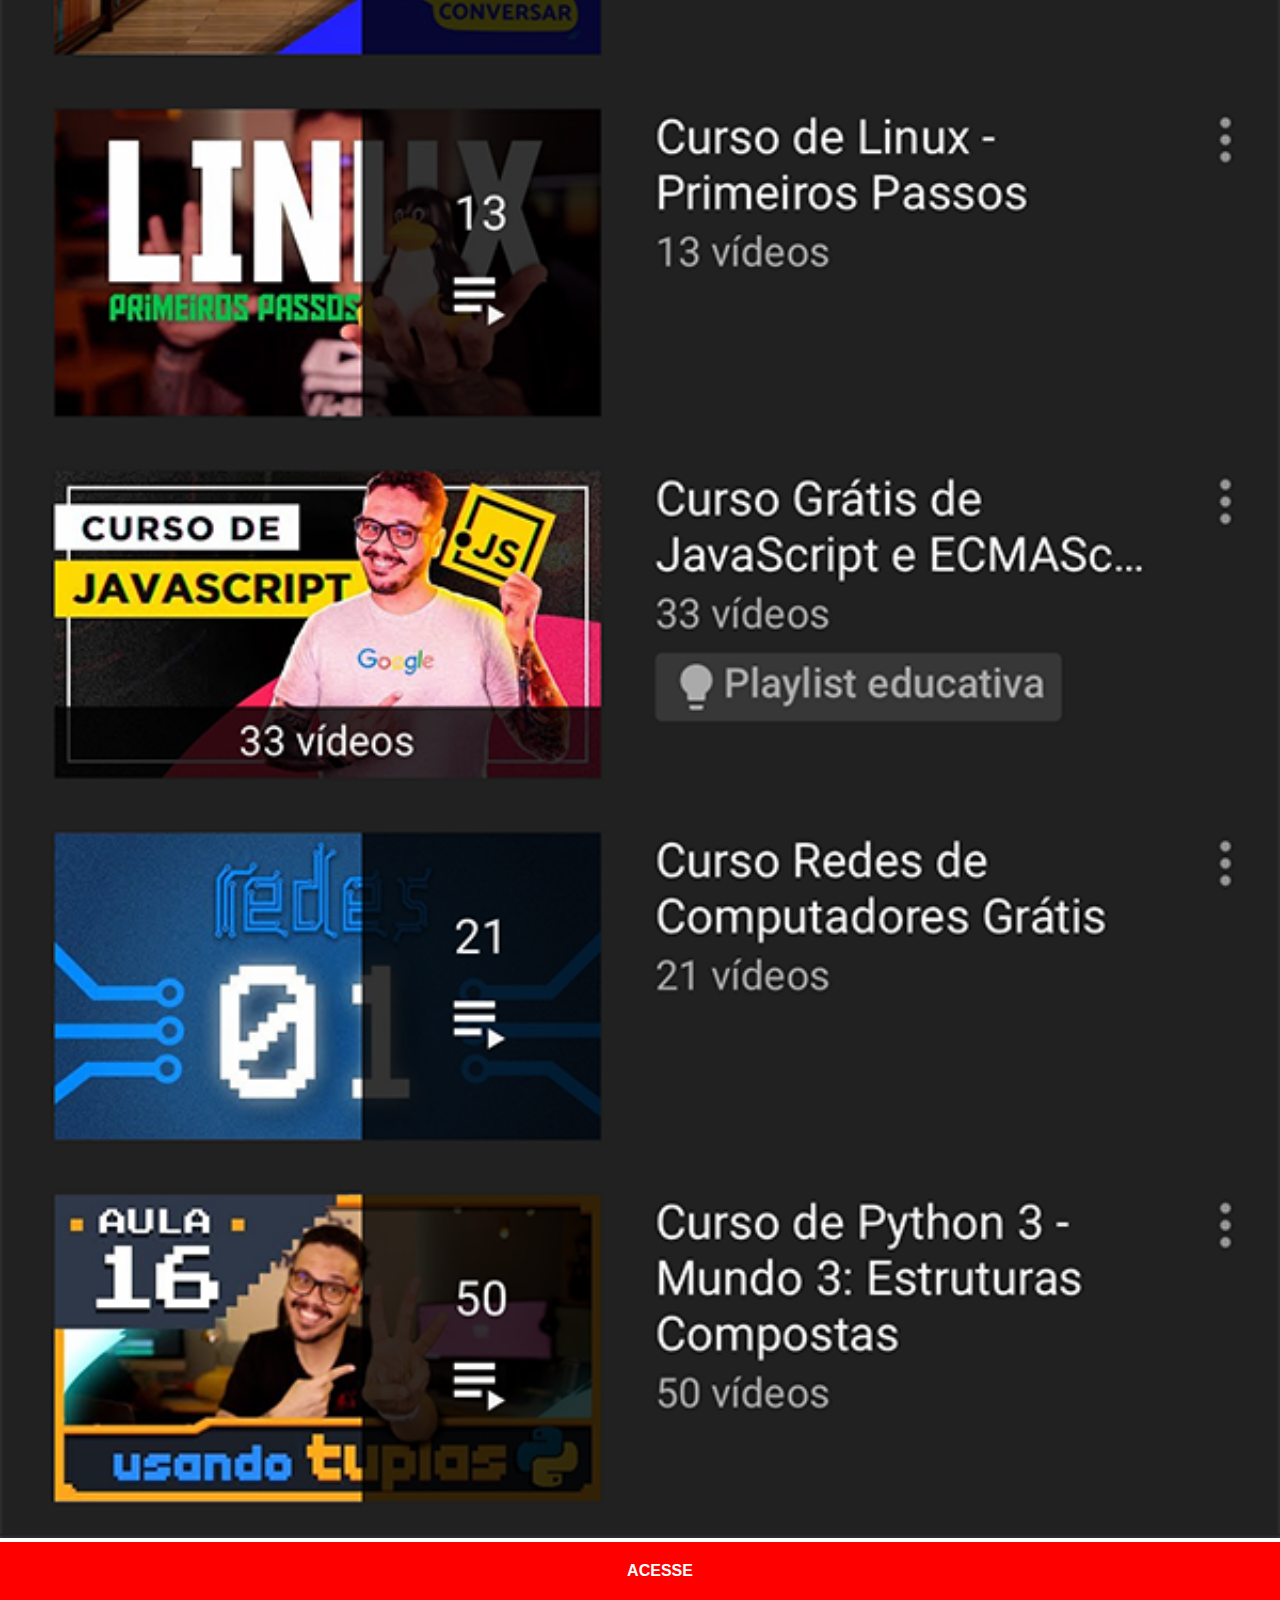
<file: youtube.html>
<!DOCTYPE html>
<html lang="pt-br">
<head>
    <meta charset="UTF-8">
    <meta http-equiv="X-UA-Compatible" content="IE=edge">
    <meta name="viewport" content="width=device-width, initial-scale=1.0">
    <link rel="stylesheet" href="estilos/social.css">
    <title>YouTube</title>
    <style>
 
    </style>
</head>
<body>
    <img src="imagens/tela-youtube.png" alt="YouTube">
    <a href="https://www.youtube.com/cursoemvideo/playlists" target="_blank">ACESSE</a>
</body>
</html>
</file>
<file: estilos/style.css>
@charset "UTF-8";
*{
    margin:0px;
    padding: 0px;
    font-family: Arial, Helvetica, sans-serif;
 
}
html,body{
    height: 100vh;
    width: 100vw;
    background-color: black;

}

body{
    background:url('../imagens/fundo-madeira.jpg' ) no-repeat top center;
    background-size: cover;
    background-attachment: fixed;
}
main{
    position: relative;
    height: 100vh;
    background-color: ;
    
}
section#telefone{
    position: absolute;
    top: 50%;
    left: 50%;
    transform: translate(-50%, -50%);
    height: 627px;
    width: 311px;
   
    background:  url(../imagens/frame-iphone.png ) no-repeat;

    }

iframe#tela{
position: relative;
top: 80px;
left: 22px;
width: 269px;
height: 471px;
}
div{
    background-image: url('../imagens/tela-facebook.jpg');
}
section#redes-sociais  img{
    width: 50px;    
    margin: 10px;
    border-radius: 50%;
    box-shadow: 2px 2px 5px rgba(0, 0, 0, 0.397);
    box-sizing: border-box;

    }
section#redes-sociais{
    text-align: right;
   
}
section#redes-sociais img:hover{
    border: 2px solid rgba(255, 255, 255, 0.63);
    transform: translate(-3px, -3px);
    box-shadow: 5px 5px 10px rgba(0, 0, 0, 0.452);
    transition: .2s, border .5s;
    box-sizing: border-box;
    

}
</file>
<file: estilos/social.css>
@charset "UTF-8";
*{
    margin: 0px;
    font-family: Arial, Helvetica, sans-serif;
    padding: 0px;
    width: 100vw;

}
::-webkit-scrollbar{
    width: 0px;
    height: 0px;
}
img{

}
a{
    text-align: center;
    width: 100vw;
    display:block;
    background-color: red;
    color: white;
    padding: 20px;
    text-align: center;
    font-weight: bolder;
    text-decoration: none;
    
}
a:hover{
 background-color: rgb(129, 29, 29);
}
</file>
